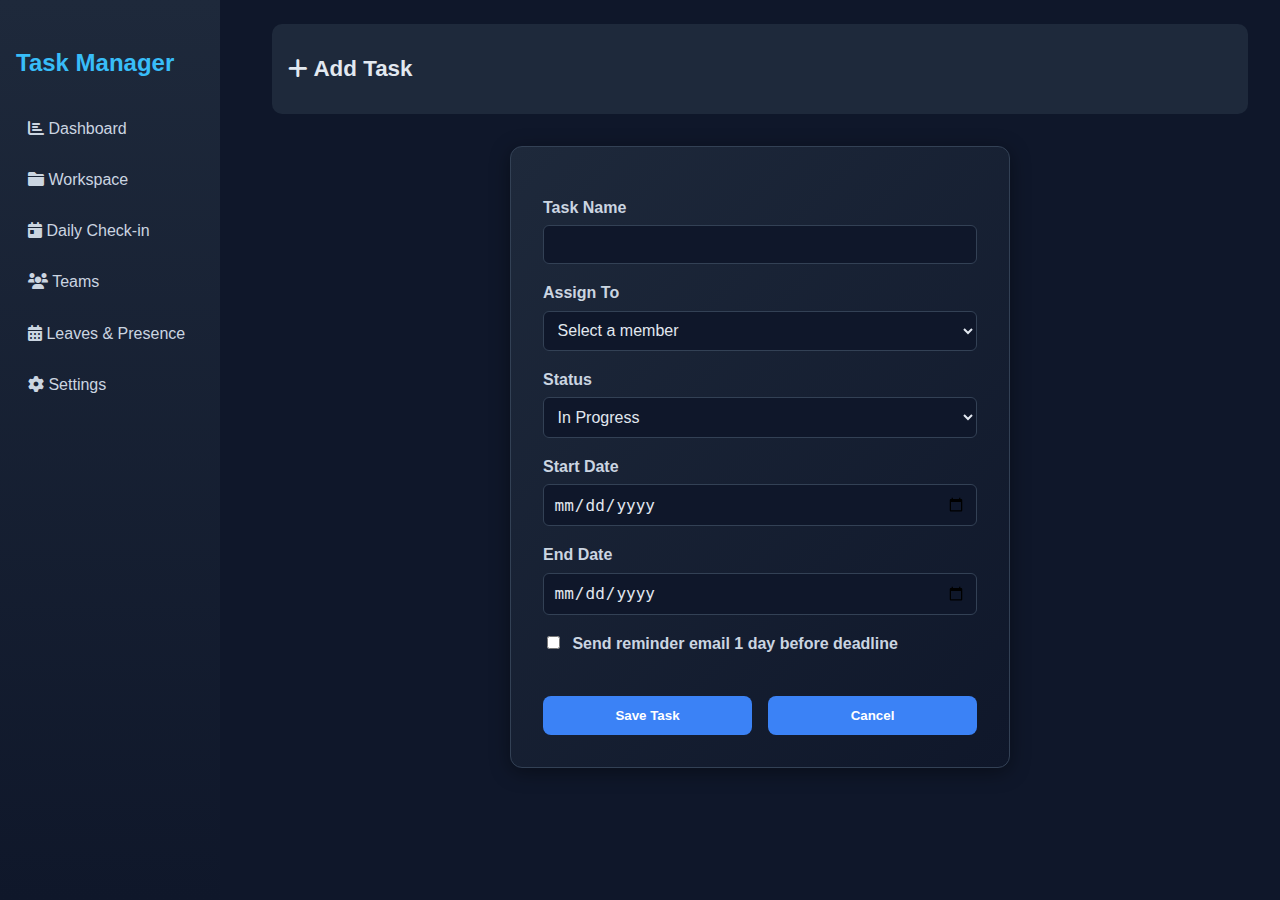
<file: add-task.html>
<!DOCTYPE html>
<html lang="en">
<head>
  <meta charset="UTF-8">
  <title>Add Task</title>
  <link rel="stylesheet" href="style.css">
  <link rel="stylesheet" href="https://cdnjs.cloudflare.com/ajax/libs/font-awesome/6.0.0/css/all.min.css">
  <script src="add-task.js" defer></script>
</head>
<body>
  <aside class="sidebar">
    <h2>Task Manager</h2>
    <nav>
      <a href="index.html"><i class="fas fa-chart-bar"></i> Dashboard</a>
      <a href="workspace.html"><i class="fas fa-folder"></i> Workspace</a>
      <a href="daily.html"><i class="fas fa-calendar-day"></i> Daily Check-in</a>
      <a href="teams.html"><i class="fas fa-users"></i> Teams</a>
      <a href="leaves.html"><i class="fas fa-calendar-alt"></i> Leaves & Presence</a>
      <a href="settings.html"><i class="fas fa-cog"></i> Settings</a>
    </nav>
  </aside>

  <main>
    <header class="header">
      <h1><i class="fas fa-plus"></i> Add Task</h1>
    </header>

    <form id="taskForm" class="form-container">
      <label>Task Name</label>
      <input type="text" id="taskName" required>

      <label>Assign To</label>
      <select id="assign" required>
        <option value="">Select a member</option>
      </select>

      <label>Status</label>
      <select id="status">
        <option>In Progress</option>
        <option>Done</option>
        <option>Review</option>
      </select>

      <label>Start Date</label>
      <input type="date" id="startDate" required>

      <label>End Date</label>
      <input type="date" id="endDate" required>

      <label>
        <input type="checkbox" id="sendReminder"> Send reminder email 1 day before deadline
      </label>

      <div class="button-group">
        <button type="submit">Save Task</button>
        <button type="button" id="cancelBtn">Cancel</button>
      </div>
    </form>
  </main>
</body>
</html>
</file>
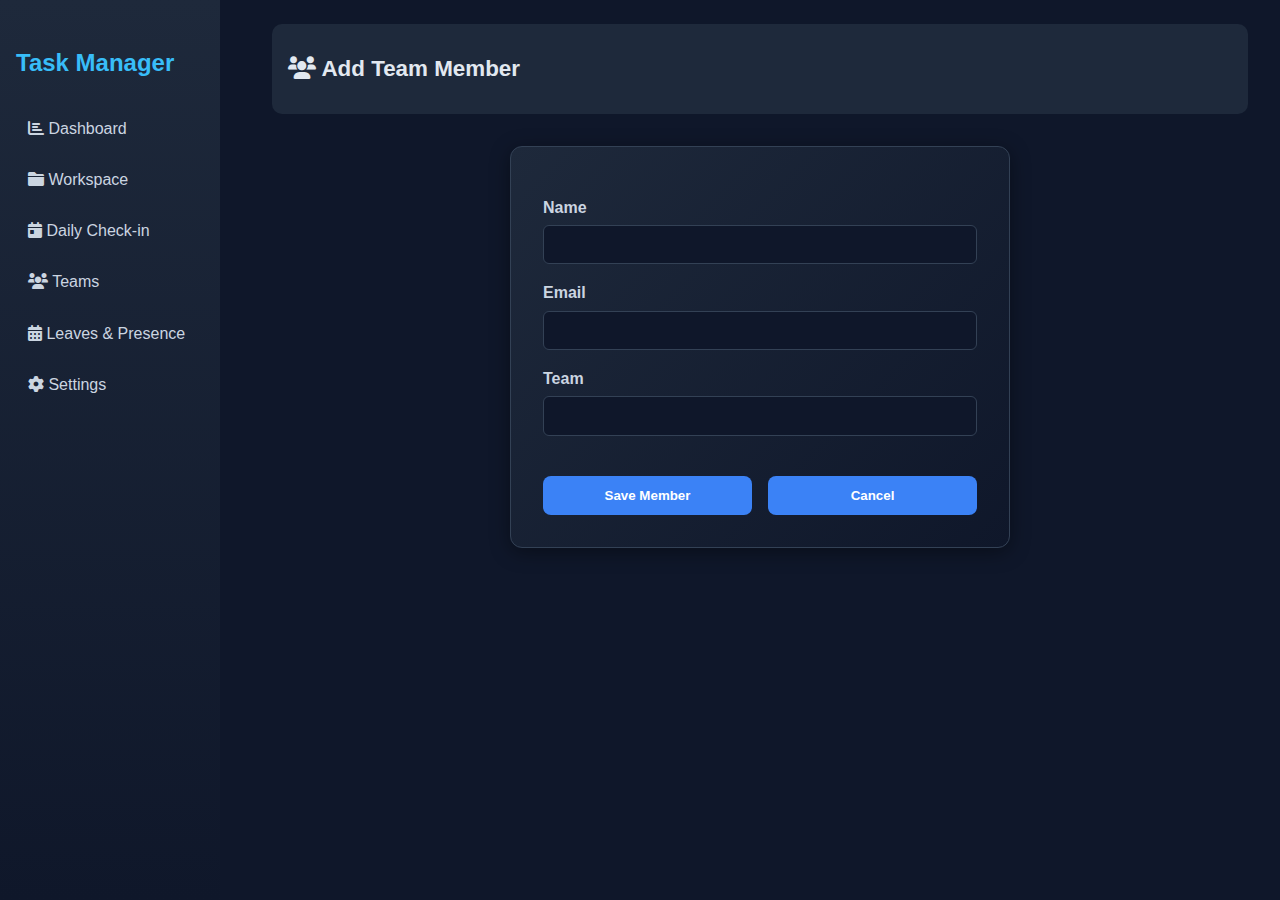
<file: add-team.html>
<!DOCTYPE html>
<html lang="en">
<head>
  <meta charset="UTF-8">
  <title>Add Team Member</title>
  <link rel="stylesheet" href="style.css">
  <link rel="stylesheet" href="https://cdnjs.cloudflare.com/ajax/libs/font-awesome/6.0.0/css/all.min.css" />
  <script src="add-team.js" defer></script>
</head>
<body>
  <aside class="sidebar">
    <h2>Task Manager</h2>
    <nav>
      <a href="index.html"><i class="fas fa-chart-bar"></i> Dashboard</a>
      <a href="workspace.html"><i class="fas fa-folder"></i> Workspace</a>
      <a href="daily.html"><i class="fas fa-calendar-day"></i> Daily Check-in</a>
      <a href="teams.html"><i class="fas fa-users"></i> Teams</a>
      <a href="leaves.html"><i class="fas fa-calendar-alt"></i> Leaves & Presence</a>
      <a href="settings.html"><i class="fas fa-cog"></i> Settings</a>
    </nav>
  </aside>

  <main>
    <header class="header">
      <h1><i class="fas fa-users"></i> Add Team Member</h1>
    </header>

    <form id="teamForm" class="form-container">
      <label>Name</label>
      <input type="text" id="memberName" required>

      <label>Email</label>
      <input type="email" id="memberEmail" required>

      <label>Team</label>
      <input list="teamList" id="memberTeam" name="memberTeam" required>
      <datalist id="teamList"></datalist>

      <div class="button-group">
        <button type="submit">Save Member</button>
        <button type="button" id="cancelBtn" onclick="window.location.href='teams.html'">Cancel</button>
      </div>
    </form>
  </main>
</body>
</html>
</file>
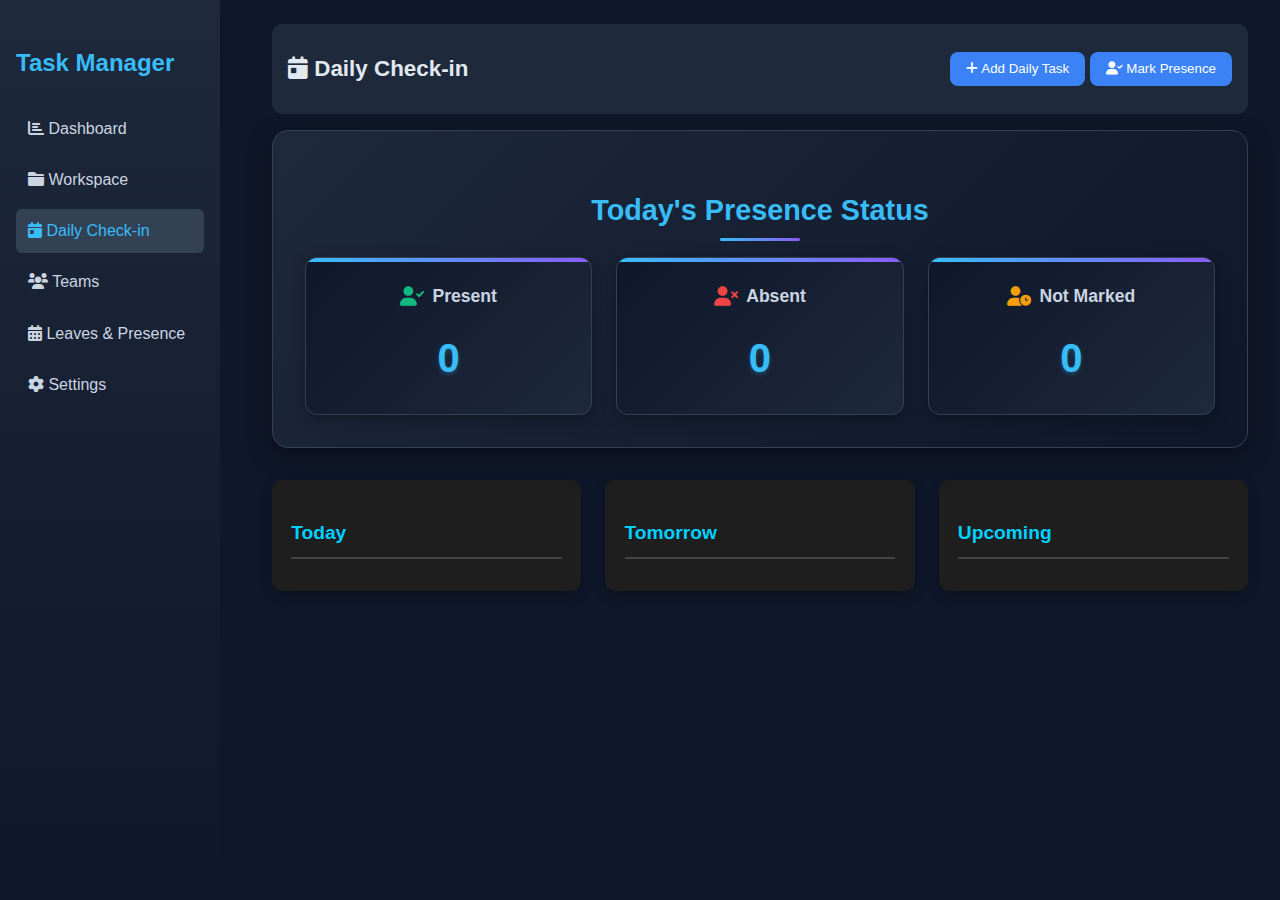
<file: daily.html>
<!DOCTYPE html>
<html lang="en">
<head>
  <meta charset="UTF-8">
  <meta name="viewport" content="width=device-width, initial-scale=1.0">
  <title>Daily Check-in</title>
  <link rel="stylesheet" href="style.css">
  <link rel="stylesheet" href="https://cdnjs.cloudflare.com/ajax/libs/font-awesome/6.0.0/css/all.min.css">
  <script src="daily.js" defer></script>
</head>
<body>
  <!-- Sidebar -->
  <aside class="sidebar">
    <h2>Task Manager</h2>
    <nav>
      <a href="index.html"><i class="fas fa-chart-bar"></i> Dashboard</a>
      <a href="workspace.html"><i class="fas fa-folder"></i> Workspace</a>
      <a href="daily.html" class="active"><i class="fas fa-calendar-day"></i> Daily Check-in</a>
      <a href="teams.html"><i class="fas fa-users"></i> Teams</a>
      <a href="leaves.html"><i class="fas fa-calendar-alt"></i> Leaves & Presence</a>
      <a href="settings.html"><i class="fas fa-cog"></i> Settings</a>
    </nav>
  </aside>

  <!-- Main Content -->
  <main>
    <header class="header">
      <h1><i class="fas fa-calendar-day"></i> Daily Check-in</h1>
      <div class="header-actions">
        <button onclick="openDailyForm()"><i class="fas fa-plus"></i> Add Daily Task</button>
        <button onclick="openPresenceModal()"><i class="fas fa-user-check"></i> Mark Presence</button>
      </div>
    </header>

    <!-- Presence Status Section -->
    <section class="presence-section">
      <h2>Today's Presence Status</h2>
      <div class="presence-grid">
        <div class="presence-card">
          <h3><i class="fas fa-user-check"></i> Present</h3>
          <div class="presence-count" id="present-count">0</div>
        </div>
        <div class="presence-card">
          <h3><i class="fas fa-user-times"></i> Absent</h3>
          <div class="presence-count" id="absent-count">0</div>
        </div>
        <div class="presence-card">
          <h3><i class="fas fa-user-clock"></i> Not Marked</h3>
          <div class="presence-count" id="not-marked-count">0</div>
        </div>
      </div>
    </section>

    <section class="daily-grid">
      <div class="daily-card">
        <h3>Today</h3>
        <ul id="today-tasks"></ul>
      </div>
      <div class="daily-card">
        <h3>Tomorrow</h3>
        <ul id="tomorrow-tasks"></ul>
      </div>
      <div class="daily-card">
        <h3>Upcoming</h3>
        <ul id="upcoming-tasks"></ul>
      </div>
    </section>
  </main>

  <!-- Daily Task Modal -->
  <div id="dailyForm" class="modal">
    <div class="modal-content">
      <h2 id="formTitle">Add Daily Task</h2>
      <form id="dailyTaskForm">
        <input type="hidden" id="editingTaskName">
        <label>Task Name</label>
        <input type="text" id="dailyTaskName" required>
        <label>Assign To</label>
        <select id="dailyTaskAssign" required>
          <option value="">Select a member</option>
        </select>
        <label>Description</label>
        <textarea id="dailyTaskDesc" required></textarea>
        <label>Date</label>
        <input type="date" id="dailyTaskDate" required>

        <button type="submit" id="submitBtn">Save</button>
        <button type="button" onclick="closeDailyForm()">Cancel</button>
      </form>
    </div>
  </div>

  <!-- Presence Modal -->
  <div id="presenceModal" class="modal">
    <div class="modal-content">
      <h2>Mark Daily Presence</h2>
      <form id="presenceForm">
        <label>Member Name</label>
        <select id="presenceMemberName" required>
          <option value="">Select a member</option>
        </select>

        <label>Date</label>
        <input type="date" id="presenceDate" required>

        <label>Status</label>
        <select id="presenceStatus" required>
          <option value="present">Present</option>
          <option value="absent">Absent</option>
        </select>

        <button type="submit">Mark Presence</button>
        <button type="button" onclick="closePresenceModal()">Cancel</button>
      </form>
    </div>
  </div>
</body>
</html>
</file>
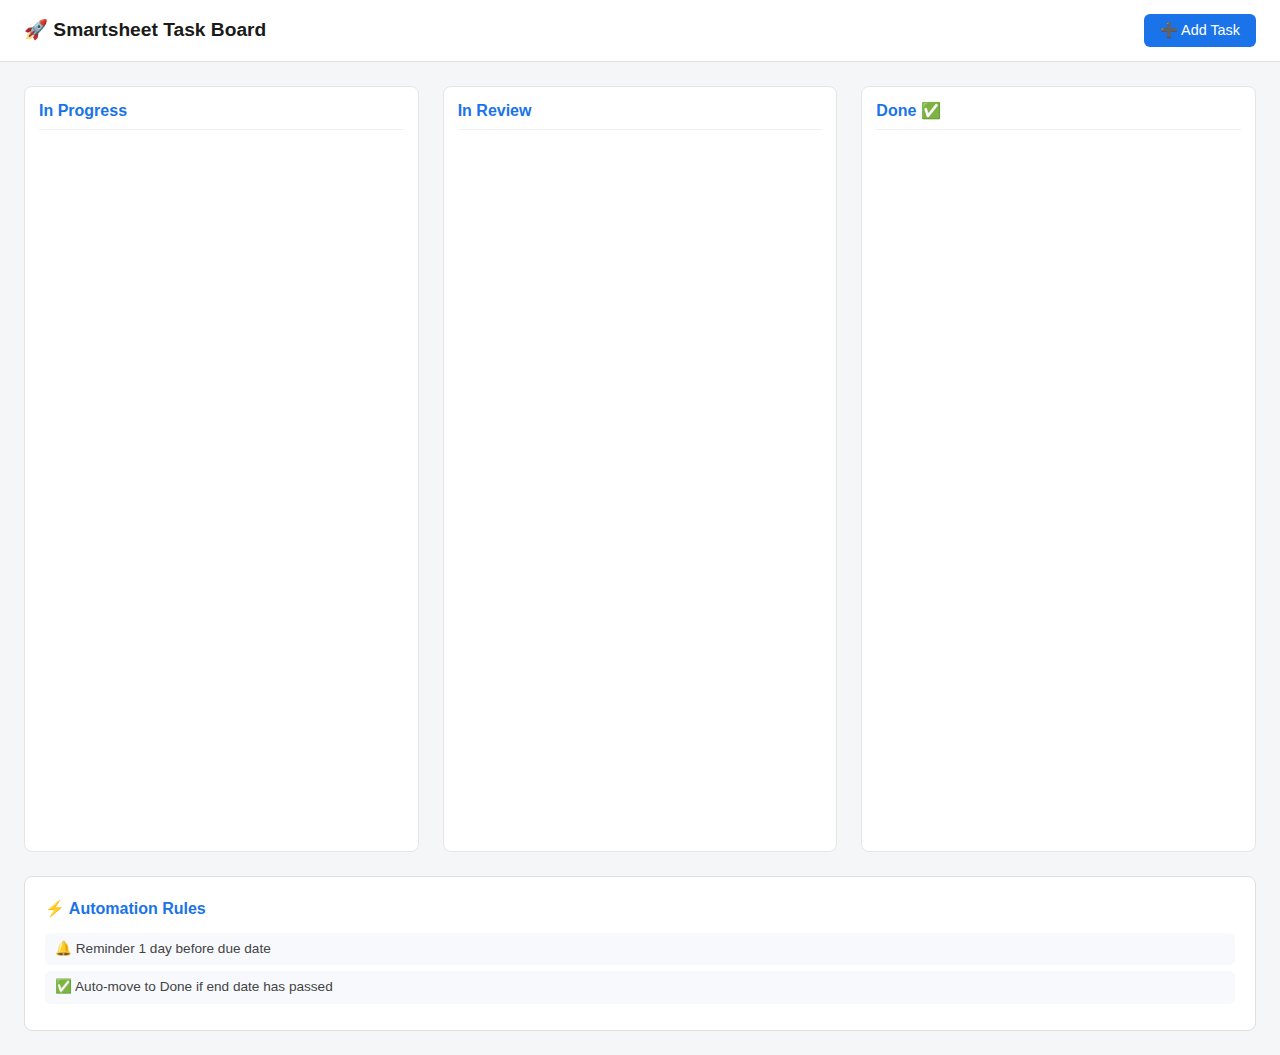
<file: enterdata.html>
<!DOCTYPE html>  
<html lang="en">
<head>
  <meta charset="UTF-8">
  <meta name="viewport" content="width=device-width, initial-scale=1.0">
  <title>Smartsheet Task Board + Automation</title>
  <link rel="stylesheet" href="enterdata.css">

</head>
<body>
  <header class="navbar">
    <h1>🚀 Smartsheet Task Board</h1>
    <button class="add-btn" onclick="openForm()">➕ Add Task</button>
  </header>

  <main class="board">
    <div class="column progress">
      <h2>In Progress</h2>
      <div class="task-list" id="progress"></div>
    </div>

    <div class="column review">
      <h2>In Review</h2>
      <div class="task-list" id="review"></div>
    </div>

    <div class="column done">
      <h2>Done ✅</h2>
      <div class="task-list" id="done"></div>
    </div>
  </main>

  <!-- Popup Form -->
  <div id="taskForm" class="form-popup">
    <form class="form-container" id="smartsheetForm">
      <h2 id="formTitle">Add Task</h2>

      <label>Task Name</label>
      <input type="text" id="taskname" required>

      <label>Assign To</label>
      <input type="text" id="assign" required>

      <label>Progress</label>
      <select id="progressSelect" required>
        <option value="progress">In Progress</option>
        <option value="review">In Review</option>
        <option value="done">Done</option>
      </select>

      <label>Start Date</label>
      <input type="date" id="startdate" required>

      <label>End Date</label>
      <input type="date" id="enddate" required>

      <button type="submit" id="saveBtn">✅ Save</button>
      <button type="button" class="cancel" onclick="closeForm()">❌ Cancel</button>
    </form>
  </div>

  <!-- Automation Section -->
  <section class="automation" style="padding:20px;">
    <h2>⚡ Automation Rules</h2>
    <ul>
      <li>🔔 Reminder 1 day before due date</li>
      <li>✅ Auto-move to Done if end date has passed</li>
    </ul>
  </section>

  <script>
    const tasks = []; 
    let editTask = null;

    // 🚀 Smartsheet Config
    const SHEET_ID = "PfPMx9VG8WqGpQ7wrjWMPPhVPMhjg5j42Q8c2R61"; 
    const API_TOKEN = "YOUR_ACCESS_TOKEN_HERE"; // Replace with your Smartsheet API token

    // Replace with actual Smartsheet column IDs
    const COL_TASKNAME = 4119394258734980;  
    const COL_ASSIGN   = 1234567891;  
    const COL_START    = 1234567892;  
    const COL_END      = 1234567893;  
    const COL_PROGRESS = 1234567894;  

    // --- UI Functions ---
    function openForm() {
      document.getElementById("taskForm").style.display = "block";
    }
    function closeForm() {
      document.getElementById("taskForm").style.display = "none";
      document.getElementById("smartsheetForm").reset();
      editTask = null;
      document.getElementById("formTitle").innerText = "Add Task";
      document.getElementById("saveBtn").innerText = "✅ Save";
    }

    function createTaskCard(taskObj) {
      const taskCard = document.createElement("div");
      taskCard.className = "task-card";
      taskCard.innerHTML = `
        <h3>${taskObj.name}</h3>
        <p>👤 ${taskObj.assign}</p>
        <p>📅 ${taskObj.start} ➝ ${taskObj.end}</p>
      `;
      return taskCard;
    }

    // --- API Functions ---
    async function loadTasks() {
      const response = await fetch(`https://api.smartsheet.com/2.0/sheets/${SHEET_ID}`, {
        headers: { "Authorization": "Bearer " + API_TOKEN }
      });
      const data = await response.json();
      console.log("Full sheet data:", data);

      data.rows.forEach(row => {
        const taskObj = {
          name: row.cells.find(c => c.columnId === COL_TASKNAME)?.value || "Untitled",
          assign: row.cells.find(c => c.columnId === COL_ASSIGN)?.value || "Unknown",
          start: row.cells.find(c => c.columnId === COL_START)?.value || "",
          end: row.cells.find(c => c.columnId === COL_END)?.value || "",
          status: row.cells.find(c => c.columnId === COL_PROGRESS)?.value?.toLowerCase() || "progress", // ✅ default progress
          element: null
        };

        const taskCard = createTaskCard(taskObj);
        taskObj.element = taskCard;
        document.getElementById(taskObj.status).appendChild(taskCard);
        tasks.push(taskObj);
      });
    }

    async function saveTaskToSmartsheet(taskObj) {
      const newRow = {
        toTop: true,
        cells: [
          { columnId: COL_TASKNAME, value: taskObj.name },
          { columnId: COL_ASSIGN, value: taskObj.assign },
          { columnId: COL_START, value: taskObj.start },
          { columnId: COL_END, value: taskObj.end },
          { columnId: COL_PROGRESS, value: taskObj.status }
        ]
      };

      await fetch(`https://api.smartsheet.com/2.0/sheets/${SHEET_ID}/rows`, {
        method: "POST",
        headers: {
          "Authorization": "Bearer " + API_TOKEN,
          "Content-Type": "application/json"
        },
        body: JSON.stringify([newRow])
      });
    }

    // --- Form Handler ---
    document.getElementById("smartsheetForm").addEventListener("submit", async function(e) {
      e.preventDefault();

      const taskObj = {
        name: document.getElementById("taskname").value,
        assign: document.getElementById("assign").value,
        start: document.getElementById("startdate").value,
        end: document.getElementById("enddate").value,
        status: document.getElementById("progressSelect").value,
        element: null
      };

      const taskCard = createTaskCard(taskObj);
      taskObj.element = taskCard;
      document.getElementById(taskObj.status).appendChild(taskCard);
      tasks.push(taskObj);

      await saveTaskToSmartsheet(taskObj);
      closeForm();
    });

    // --- Load tasks on page start ---
    window.onload = loadTasks;
  </script>
</body>
</html>
</file>
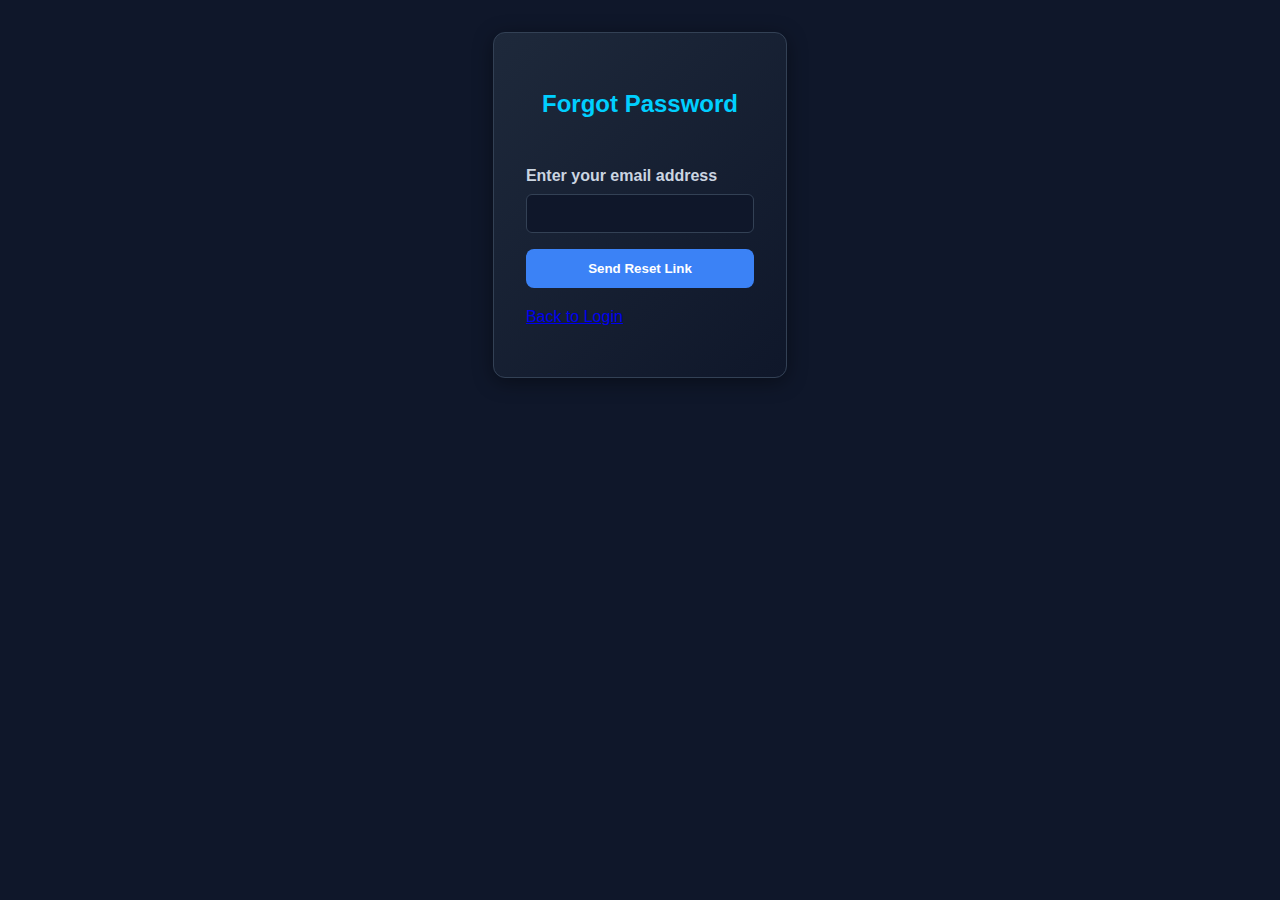
<file: forgot-password.html>
<!DOCTYPE html>
<html lang="en">
<head>
  <meta charset="UTF-8" />
  <meta name="viewport" content="width=device-width, initial-scale=1" />
  <title>Forgot Password - Task Manager</title>
  <link rel="stylesheet" href="style.css" />
  <script src="auth.js" defer></script>
  <script src="forgot-password.js" defer></script>
</head>
<body>
  <div class="form-container">
    <h2><i class="fas fa-unlock-alt"></i> Forgot Password</h2>
    <form id="forgotPasswordForm" action="javascript:void(0);">
      <label for="email">Enter your email address</label>
      <input type="email" id="email" required />
      <button type="submit">Send Reset Link</button>
    </form>
    <div id="message"></div>
    <p><a href="login.html">Back to Login</a></p>
  </div>
</body>
</html>
</file>
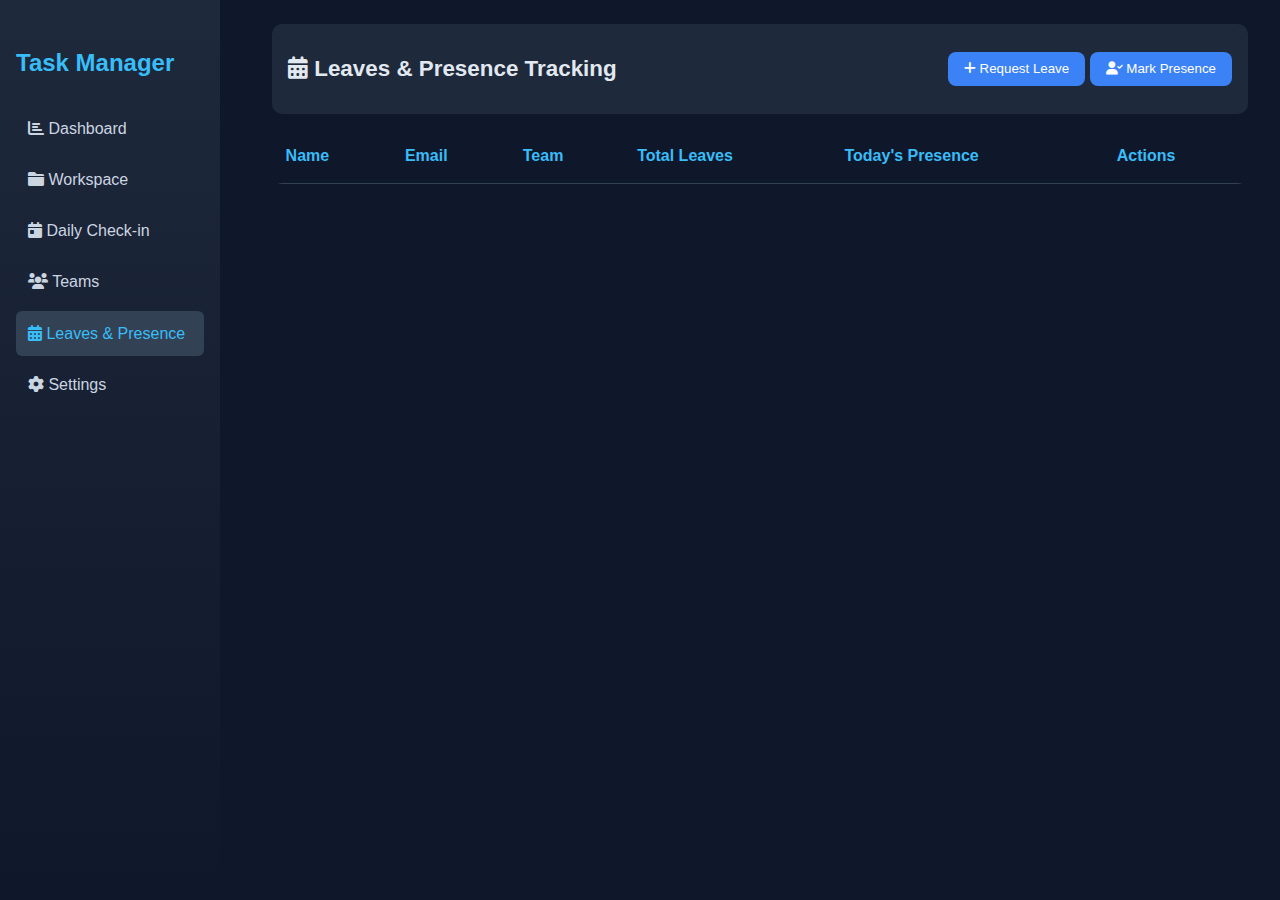
<file: leaves.html>
<!DOCTYPE html>
<html lang="en">
<head>
  <meta charset="UTF-8" />
  <meta name="viewport" content="width=device-width, initial-scale=1" />
  <title>Task Manager - Leaves & Presence</title>
  <link rel="stylesheet" href="style.css" />
  <link rel="stylesheet" href="https://cdnjs.cloudflare.com/ajax/libs/font-awesome/6.0.0/css/all.min.css" />
  <script src="leaves.js" defer></script>
</head>
<body>
  <!-- Sidebar -->
  <aside class="sidebar">
    <h2>Task Manager</h2>
    <nav>
      <a href="index.html"><i class="fas fa-chart-bar"></i> Dashboard</a>
      <a href="workspace.html"><i class="fas fa-folder"></i> Workspace</a>
      <a href="daily.html"><i class="fas fa-calendar-day"></i> Daily Check-in</a>
      <a href="teams.html"><i class="fas fa-users"></i> Teams</a>
      <a href="leaves.html" class="active"><i class="fas fa-calendar-alt"></i> Leaves & Presence</a>
      <a href="settings.html"><i class="fas fa-cog"></i> Settings</a>
    </nav>
  </aside>

  <!-- Main Content -->
  <main>
    <header class="header">
      <h1><i class="fas fa-calendar-alt"></i> Leaves & Presence Tracking</h1>
      <div class="header-actions">
        <button onclick="openLeaveModal()"><i class="fas fa-plus"></i> Request Leave</button>
        <button onclick="openPresenceModal()"><i class="fas fa-user-check"></i> Mark Presence</button>
      </div>
    </header>

    <!-- Team Members Table -->
    <table class="task-table">
      <thead>
        <tr>
          <th>Name</th>
          <th>Email</th>
          <th>Team</th>
          <th>Total Leaves</th>
          <th>Today's Presence</th>
          <th>Actions</th>
        </tr>
      </thead>
      <tbody id="teamBody"></tbody>
    </table>

    <!-- Leave Request Modal -->
    <div id="leaveModal" class="modal">
      <div class="modal-content">
        <h2>Request Leave</h2>
        <form id="leaveForm">
          <label>Member Name</label>
          <input type="text" id="leaveMemberName" required />

          <label>Start Date</label>
          <input type="date" id="leaveStartDate" required />

          <label>End Date</label>
          <input type="date" id="leaveEndDate" required />

          <label>Reason</label>
          <textarea id="leaveReason" required></textarea>

          <button type="submit">Submit Request</button>
          <button type="button" onclick="closeLeaveModal()">Cancel</button>
        </form>
      </div>
    </div>

    <!-- Presence Modal -->
    <div id="presenceModal" class="modal">
      <div class="modal-content">
        <h2>Mark Daily Presence</h2>
        <form id="presenceForm">
          <label>Member Name</label>
          <input type="text" id="presenceMemberName" required />

          <label>Date</label>
          <input type="date" id="presenceDate" required />

          <label>Status</label>
          <select id="presenceStatus" required>
            <option value="present">Present</option>
            <option value="absent">Absent</option>
          </select>

          <button type="submit">Mark Presence</button>
          <button type="button" onclick="closePresenceModal()">Cancel</button>
        </form>
      </div>
    </div>

    <!-- Edit Presence Modal -->
    <div id="editPresenceModal" class="modal">
      <div class="modal-content">
        <h2>Edit Presence Status</h2>
        <form id="editPresenceForm">
          <label>Member Name</label>
          <input type="text" id="editPresenceMemberName" readonly />

          <label>Date</label>
          <input type="date" id="editPresenceDate" readonly />

          <label>Current Status</label>
          <div id="currentPresenceStatus" class="status-display"></div>

          <label>New Status</label>
          <select id="editPresenceStatus" required>
            <option value="present">Present</option>
            <option value="absent">Absent</option>
          </select>

          <button type="submit">Update Presence</button>
          <button type="button" onclick="closeEditPresenceModal()">Cancel</button>
        </form>
      </div>
    </div>

    <!-- Member Details Modal -->
    <div id="memberDetailsModal" class="modal">
      <div class="modal-content member-details-content">
        <div class="modal-header">
          <h2 id="memberDetailsTitle">Member Details</h2>
          <button onclick="closeMemberDetailsModal()" class="close-btn">&times;</button>
        </div>

        <div class="member-info">
          <div class="member-summary">
            <h3 id="memberName"></h3>
            <p id="memberEmail"></p>
            <p id="memberTeam"></p>
          </div>

          <div class="member-stats">
            <div class="stat-card">
              <h4>Total Leaves</h4>
              <span id="totalLeaves">0</span>
            </div>
            <div class="stat-card">
              <h4>Pending Leaves</h4>
              <span id="pendingLeaves">0</span>
            </div>
            <div class="stat-card">
              <h4>Approved Leaves</h4>
              <span id="approvedLeaves">0</span>
            </div>
          </div>
        </div>

        <div class="member-history">
          <div class="history-section">
            <h3>Leave History</h3>
            <div id="leaveHistory" class="history-list">
              <!-- Leave history will be populated here -->
            </div>
          </div>

          <div class="history-section">
            <h3>Presence History (Last 30 Days)</h3>
            <div id="presenceHistory" class="history-list">
              <!-- Presence history will be populated here -->
            </div>
          </div>
        </div>
      </div>
    </div>
  </main>
</body>
</html>
</file>
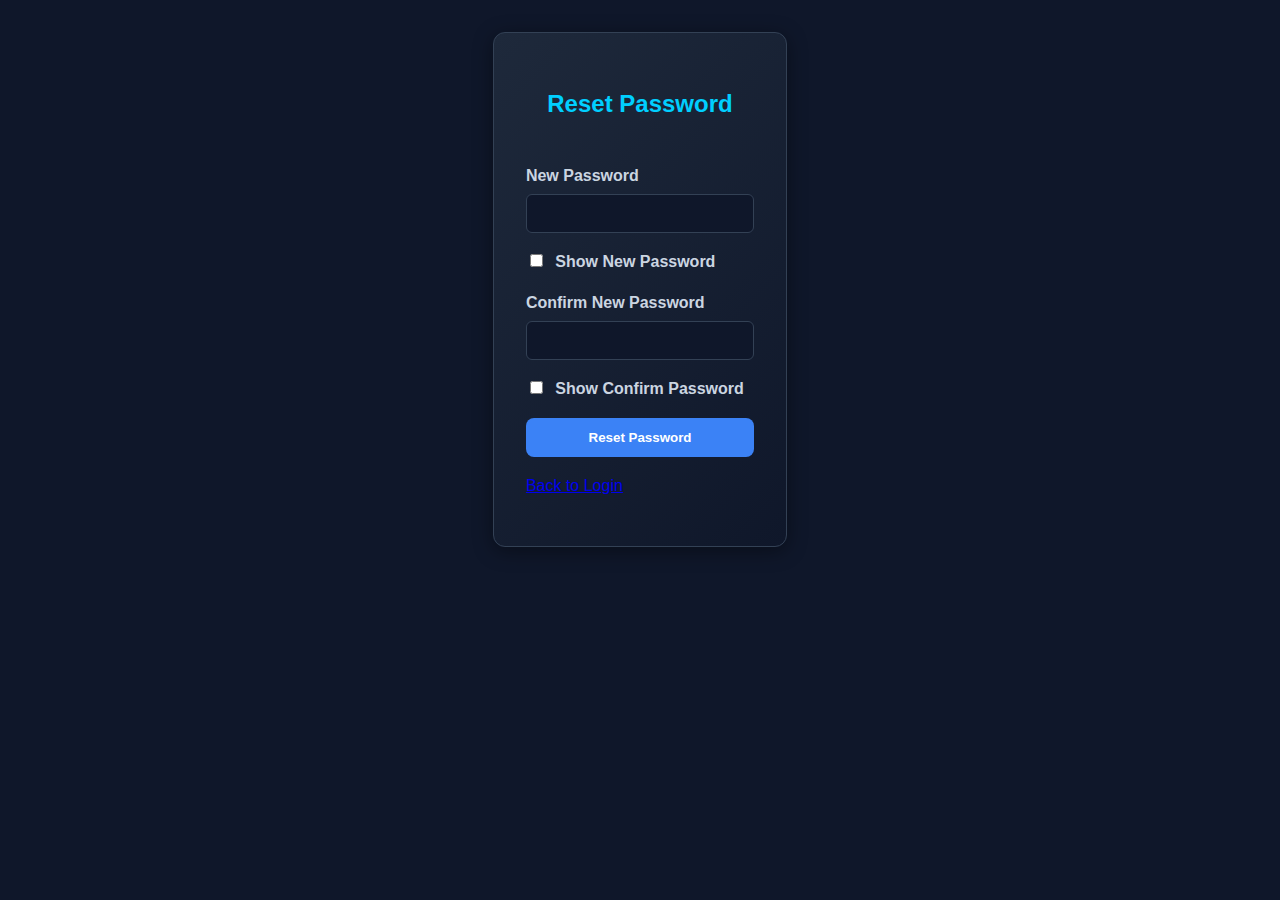
<file: reset-password.html>
<!DOCTYPE html>
<html lang="en">
<head>
  <meta charset="UTF-8" />
  <meta name="viewport" content="width=device-width, initial-scale=1" />
  <title>Reset Password - Task Manager</title>
  <link rel="stylesheet" href="style.css" />
  <script src="reset-password.js" defer></script>
</head>
<body>
  <div class="form-container">
    <h2><i class="fas fa-key"></i> Reset Password</h2>
    <form id="resetPasswordForm" action="javascript:void(0);">
      <label for="newPassword">New Password</label>
      <input type="password" id="newPassword" required />
      <label>
        <input type="checkbox" id="showNewPassword" /> Show New Password
      </label>
      <label for="confirmPassword">Confirm New Password</label>
      <input type="password" id="confirmPassword" required />
      <label>
        <input type="checkbox" id="showConfirmPassword" /> Show Confirm Password
      </label>
      <button type="submit">Reset Password</button>
    </form>
    <div id="message"></div>
    <p><a href="login.html">Back to Login</a></p>
  </div>
</body>
</html>
</file>
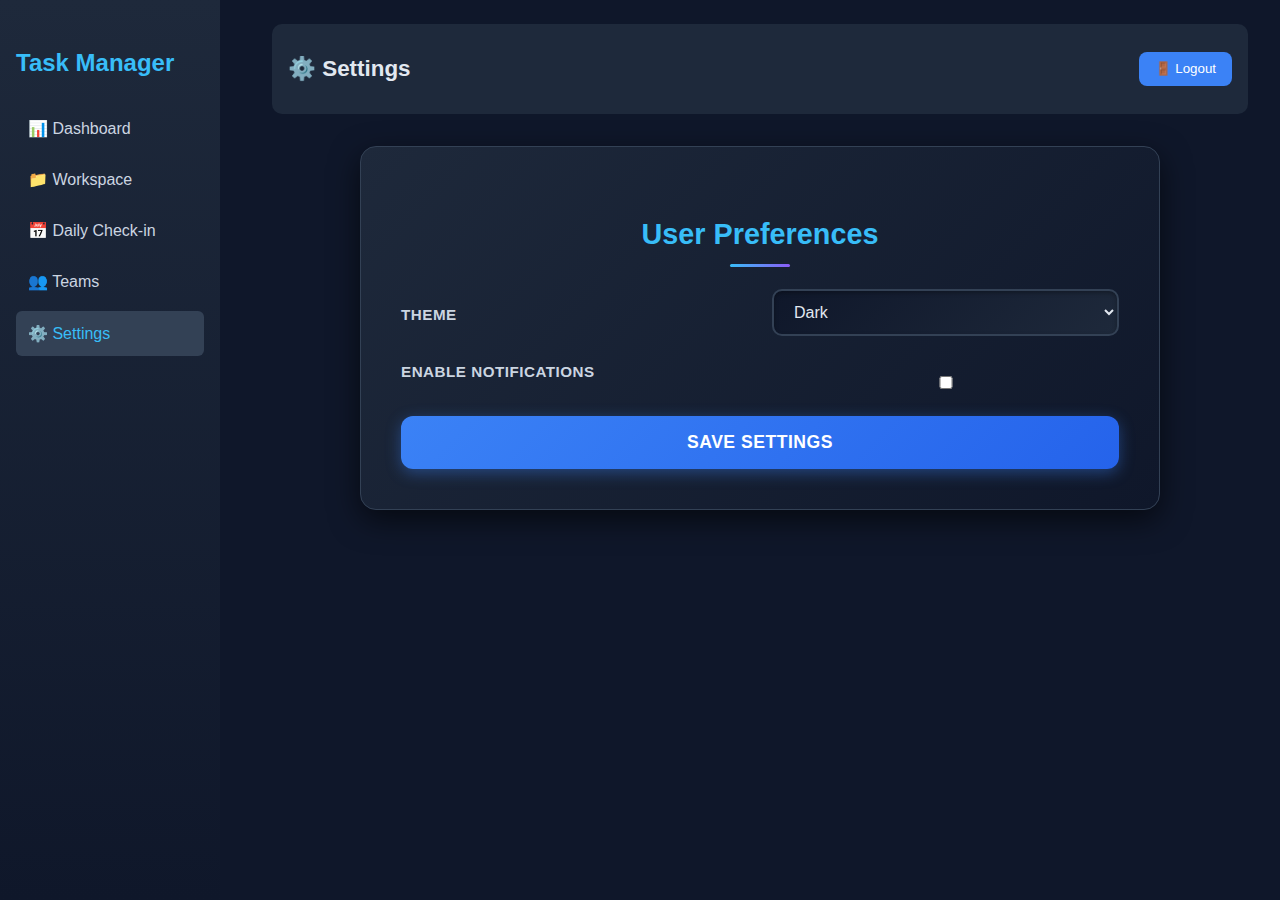
<file: settings.html>
<!DOCTYPE html>
<html lang="en">
<head>
  <meta charset="UTF-8" />
  <meta name="viewport" content="width=device-width, initial-scale=1" />
  <title>Task Manager - Settings</title>
  <link rel="stylesheet" href="style.css" />
  <script src="auth.js" defer></script>
  <script>
    // Check authentication on page load
    if (!isLoggedIn()) {
      window.location.href = 'login.html';
    }
  </script>
</head>
<body>
  <!-- Sidebar -->
  <aside class="sidebar">
    <h2>Task Manager</h2>
    <nav>
      <a href="index.html">📊 Dashboard</a>
      <a href="workspace.html">📁 Workspace</a>
      <a href="daily.html">📅 Daily Check-in</a>
      <a href="teams.html">👥 Teams</a>
      <a href="settings.html" class="active">⚙️ Settings</a>
    </nav>
  </aside>

  <!-- Main Content -->
  <main>
    <header class="header">
      <h1>⚙️ Settings</h1>
      <div class="header-actions">
        <button onclick="logout()">🚪 Logout</button>
      </div>
    </header>

    <section class="settings-section">
      <h2>User Preferences</h2>
      <form id="settingsForm">
        <label for="themeSelect">Theme</label>
        <select id="themeSelect" name="theme">
          <option value="light">Light</option>
          <option value="dark" selected>Dark</option>
        </select>

        <label for="notificationsToggle">Enable Notifications</label>
        <input type="checkbox" id="notificationsToggle" name="notifications" checked />

        <button type="submit">Save Settings</button>
      </form>
      <div id="settingsMessage"></div>
    </section>
  </main>

  <script>
    // Load saved settings from localStorage
    document.addEventListener('DOMContentLoaded', () => {
      const theme = localStorage.getItem('theme') || 'dark';
      const notifications = localStorage.getItem('notifications') === 'true';

      document.getElementById('themeSelect').value = theme;
      document.getElementById('notificationsToggle').checked = notifications;
    });

    // Save settings handler
    document.getElementById('settingsForm').addEventListener('submit', (e) => {
      e.preventDefault();
      const theme = document.getElementById('themeSelect').value;
      const notifications = document.getElementById('notificationsToggle').checked;

      localStorage.setItem('theme', theme);
      localStorage.setItem('notifications', notifications);

      const messageDiv = document.getElementById('settingsMessage');
      messageDiv.textContent = 'Settings saved successfully!';
      setTimeout(() => { messageDiv.textContent = ''; }, 3000);
    });
  </script>
</body>
</html>
</file>
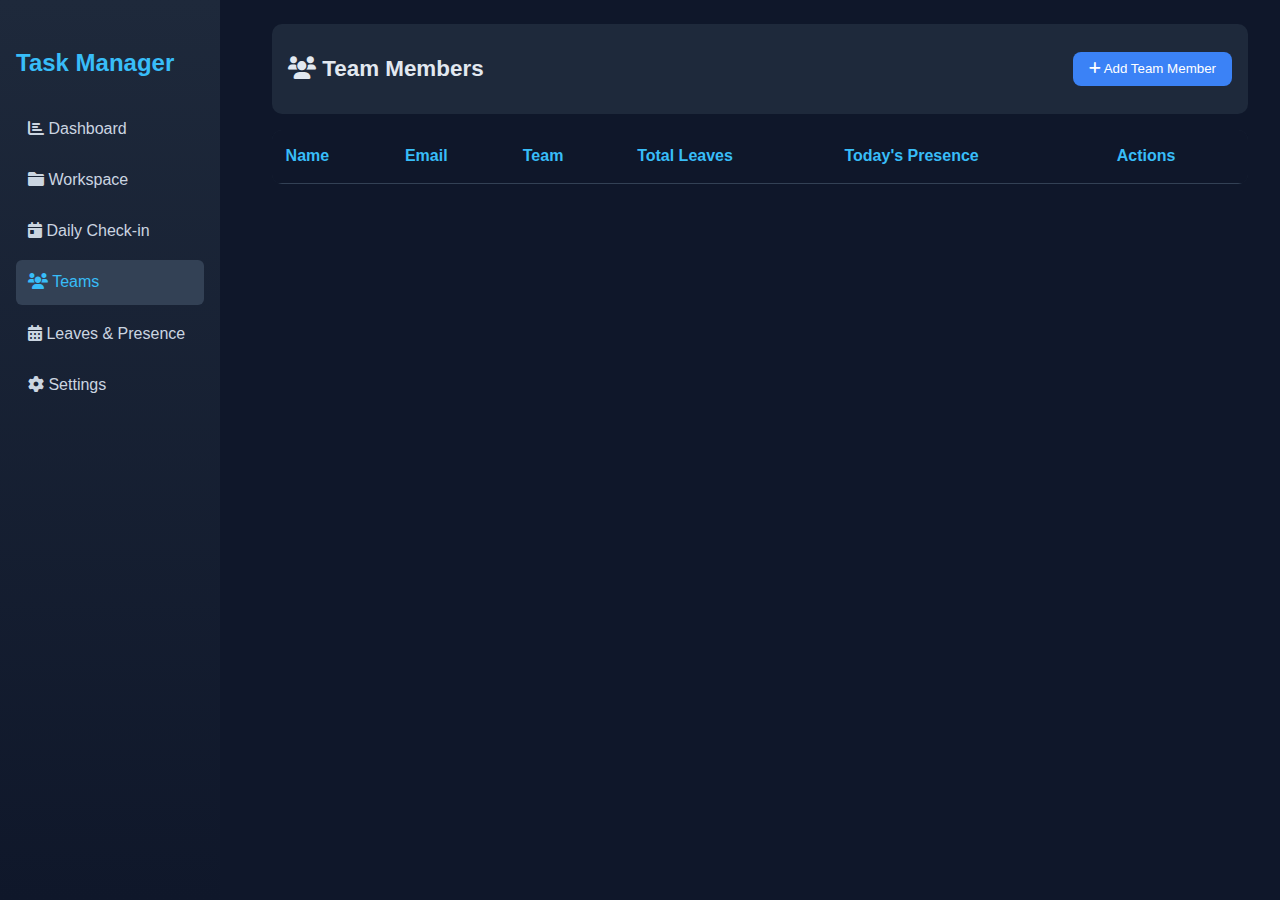
<file: teams.html>
<!DOCTYPE html>
<html lang="en">
<head>
  <meta charset="UTF-8" />
  <meta name="viewport" content="width=device-width, initial-scale=1" />
  <title>Task Manager - Teams</title>
  <link rel="stylesheet" href="style.css" />
  <link rel="stylesheet" href="https://cdnjs.cloudflare.com/ajax/libs/font-awesome/6.0.0/css/all.min.css" />
  <script src="teams.js" defer></script>
</head>
<body>
  <!-- Sidebar -->
  <aside class="sidebar">
    <h2>Task Manager</h2>
    <nav>
      <a href="index.html"><i class="fas fa-chart-bar"></i> Dashboard</a>
      <a href="workspace.html"><i class="fas fa-folder"></i> Workspace</a>
      <a href="daily.html"><i class="fas fa-calendar-day"></i> Daily Check-in</a>
      <a href="teams.html" class="active"><i class="fas fa-users"></i> Teams</a>
      <a href="leaves.html"><i class="fas fa-calendar-alt"></i> Leaves & Presence</a>
      <a href="settings.html"><i class="fas fa-cog"></i> Settings</a>
    </nav>
  </aside>

  <!-- Main Content -->
  <main>
    <header class="header">
      <h1><i class="fas fa-users"></i> Team Members</h1>
      <div class="header-actions">
        <button onclick="location.href='add-team.html'"><i class="fas fa-plus"></i> Add Team Member</button>
      </div>
    </header>

    <table class="task-table">
      <thead>
        <tr>
          <th>Name</th>
          <th>Email</th>
          <th>Team</th>
          <th>Total Leaves</th>
          <th>Today's Presence</th>
          <th>Actions</th>
        </tr>
      </thead>
      <tbody id="teamBody"></tbody>
    </table>

    <!-- Edit Team Member Modal -->
    <div id="editModal" class="modal">
      <div class="modal-content">
        <h2>Edit Team Member</h2>
        <form id="editForm">
          <label>Name</label>
          <input type="text" id="editName" required />

          <label>Email</label>
          <input type="email" id="editEmail" required />

          <label>Team</label>
          <input type="text" id="editTeam" required />

          <button type="submit">Update Member</button>
          <button type="button" onclick="closeEditModal()">Cancel</button>
        </form>
      </div>
    </div>
  </main>
</body>
</html>
</file>
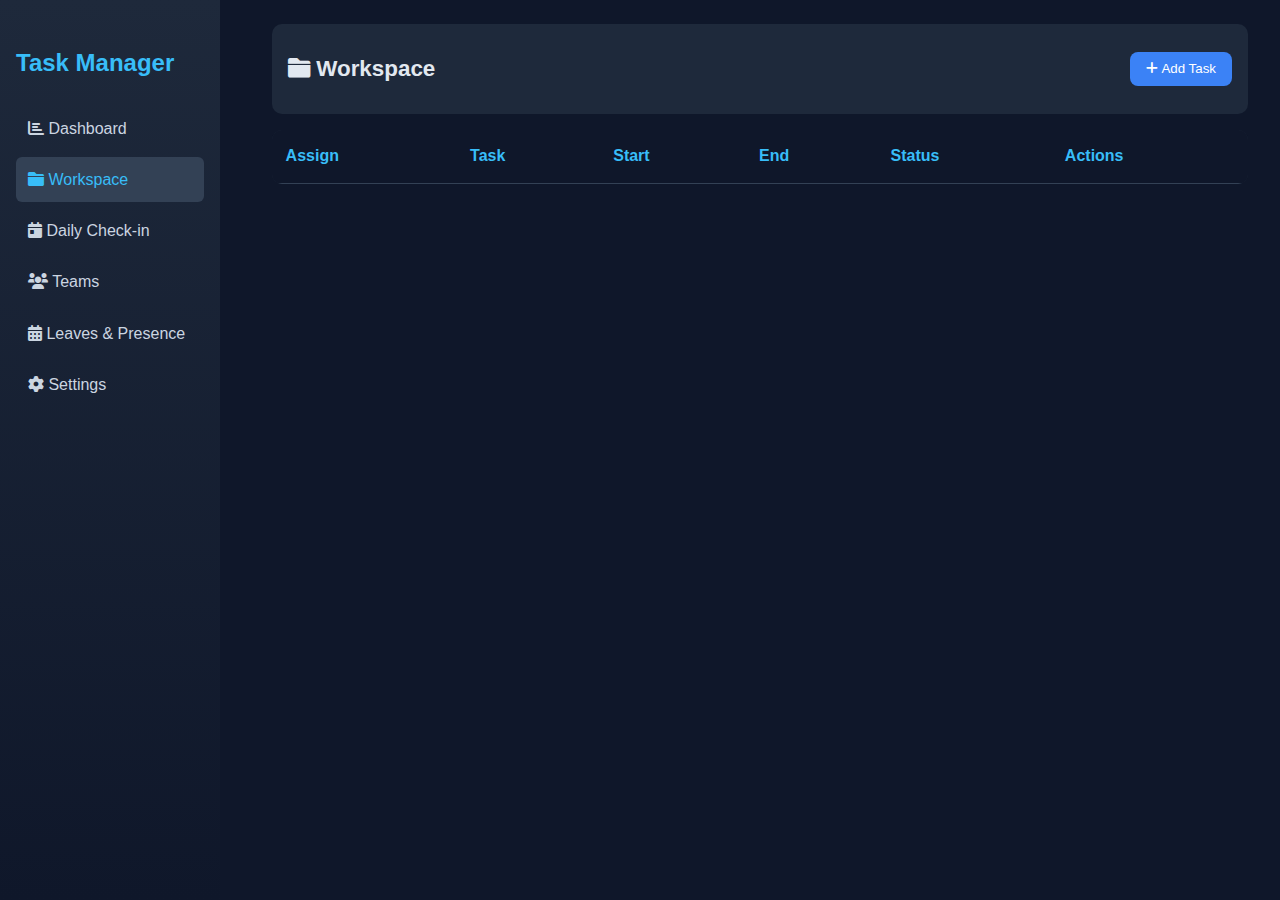
<file: workspace.html>
<!DOCTYPE html>
<html lang="en">
<head>
  <meta charset="UTF-8" />
  <meta name="viewport" content="width=device-width, initial-scale=1" />
  <title>Task Manager - Workspace</title>
  <link rel="stylesheet" href="style.css" />
  <link rel="stylesheet" href="https://cdnjs.cloudflare.com/ajax/libs/font-awesome/6.0.0/css/all.min.css" />
  <script src="workspace.js" defer></script>
</head>
<body>
  <!-- Sidebar -->
  <aside class="sidebar">
    <h2>Task Manager</h2>
    <nav>
      <a href="index.html"><i class="fas fa-chart-bar"></i> Dashboard</a>
      <a href="workspace.html" class="active"><i class="fas fa-folder"></i> Workspace</a>
      <a href="daily.html"><i class="fas fa-calendar-day"></i> Daily Check-in</a>
      <a href="teams.html"><i class="fas fa-users"></i> Teams</a>
      <a href="leaves.html"><i class="fas fa-calendar-alt"></i> Leaves & Presence</a>
      <a href="settings.html"><i class="fas fa-cog"></i> Settings</a>
    </nav>
  </aside>

  <!-- Main Content -->
  <main>
    <header class="header">
      <h1><i class="fas fa-folder"></i> Workspace</h1>
      <div class="header-actions">
        <button onclick="location.href='add-task.html'"><i class="fas fa-plus"></i> Add Task</button>
      </div>
    </header>

    <table class="task-table">
      <thead>
        <tr>
          <th>Assign</th>
          <th>Task</th>
          <th>Start</th>
          <th>End</th>
          <th>Status</th>
          <th>Actions</th>
        </tr>
      </thead>
      <tbody id="taskBody"></tbody>
    </table>

    <!-- Edit Task Modal -->
    <div id="editModal" class="modal">
      <div class="modal-content">
        <h2>Edit Task</h2>
        <form id="editForm">
          <label>Task Name</label>
          <input type="text" id="editTaskName" required />

          <label>Assign To</label>
          <input type="text" id="editAssign" required />

          <label>Status</label>
          <select id="editStatus">
            <option>In Progress</option>
            <option>Done</option>
            <option>Review</option>
            <option>Waiting</option>
          </select>

          <label>Start Date</label>
          <input type="date" id="editStartDate" required />

          <label>End Date</label>
          <input type="date" id="editEndDate" required />

          <button type="submit">Update Task</button>
          <button type="button" onclick="closeEditModal()">Cancel</button>
        </form>
      </div>
    </div>
  </main>
</body>
</html>
</file>
<file: style.css>
/* 🌐 Global */
* {
  box-sizing: border-box;
}

body {
  margin: 0;
  font-family: "Inter", sans-serif;
  display: flex;
  background: #0f172a;
  color: #e2e8f0;
  line-height: 1.6;
}

/* Sidebar */
.sidebar {
  width: 220px;
  background: linear-gradient(180deg, #1e293b, #0f172a);
  color: #f1f5f9;
  padding: 1.5rem 1rem;
  min-height: 100vh;
  position: fixed;
}

.sidebar h2 {
  margin-bottom: 1.5rem;
  color: #38bdf8;
}

.sidebar nav a {
  display: block;
  color: #cbd5e1;
  text-decoration: none;
  padding: 0.6rem 0.75rem;
  border-radius: 6px;
  margin-bottom: 0.4rem;
}

.sidebar nav a.active,
.sidebar nav a:hover {
  background: #334155;
  color: #38bdf8;
}

/* Main */
main {
  flex: 1;
  padding: 1.5rem 2rem;
  margin-left: 240px;
}

/* Header */
.header {
  display: flex;
  justify-content: space-between;
  align-items: center;
  margin-bottom: 1rem;
  background: #1e293b;
  padding: 0.75rem 1rem;
  border-radius: 10px;
}

.header h1 {
  font-size: 1.4rem;
}

.header-actions button {
  padding: 0.6rem 1rem;
  border: none;
  border-radius: 8px;
  background: #3b82f6;
  color: white;
  cursor: pointer;
}

.header-actions button:hover {
  background: #2563eb;
}

/* Dashboard Cards */
.dashboard {
  display: flex;
  gap: 1rem;
  margin-top: 1rem;
}

.card {
  flex: 1;
  background: #1e293b;
  padding: 1rem;
  border-radius: 10px;
  box-shadow: 0 2px 6px rgba(0,0,0,0.5);
  text-align: center;
  font-weight: bold;
}

/* Task Table */
.task-table {
  width: 100%;
  border-collapse: collapse;
  margin-top: 1rem;
  background: #1e293b;
  border-radius: 10px;
  overflow: hidden;
}

.task-table th, .task-table td {
  padding: 0.85rem;
  border-bottom: 1px solid #334155;
  text-align: left;
  vertical-align: middle;
}

.task-table th {
  background: #0f172a;
  color: #38bdf8;
}

.task-table tr:nth-child(even) {
  background: #111827;
}
/* Daily Check-in Layout */
.daily-grid {
  display: flex;
  gap: 1rem;
  margin-top: 1rem;
}

.daily-card {
  flex: 1;
  background: #1e1e1e;
  color: #f0f0f0;
  padding: 1.2rem;
  border-radius: 10px;
  box-shadow: 0 4px 12px rgba(0, 0, 0, 0.3);
  transition: transform 0.2s ease;
}

.daily-card:hover {
  transform: translateY(-3px);
}

.daily-card h3 {
  margin-bottom: 0.8rem;
  border-bottom: 2px solid #444;
  padding-bottom: 0.5rem;
  font-size: 1.2rem;
  color: #00cfff;
}

.daily-card ul {
  list-style: none;
  padding: 0;
  margin: 0;
}

.daily-card li {
  padding: 0.5rem;
  margin-bottom: 0.4rem;
  background: #2c2c2c;
  border-radius: 6px;
  font-size: 0.95rem;
  color: #ddd;
}

/* Add Task Modal */
.modal {
  display: none;
  position: fixed;
  inset: 0;
  background: rgba(0, 0, 0, 0.6);
  justify-content: center;
  align-items: center;
  z-index: 1000;
}

.modal-content {
  background: #2b2b2b;
  padding: 2rem;
  border-radius: 12px;
  width: 400px;
  color: #f0f0f0;
  box-shadow: 0 4px 20px rgba(0, 0, 0, 0.4);
}

.modal-content h2 {
  margin-bottom: 1rem;
  font-size: 1.4rem;
  color: #00cfff;
}

.modal-content form {
  display: flex;
  flex-direction: column;
}

.modal-content label {
  margin-top: 0.5rem;
  font-weight: bold;
  font-size: 0.9rem;
  color: #ddd;
}

.modal-content input,
.modal-content select,
.modal-content textarea {
  padding: 0.6rem;
  margin-top: 0.3rem;
  border-radius: 6px;
  border: 1px solid #444;
  background: #1a1a1a;
  color: #f0f0f0;
  width: 100%;
  box-sizing: border-box;
}

.modal-content textarea {
  resize: vertical;
  min-height: 80px;
}

.modal-content button {
  margin-top: 1rem;
  padding: 0.6rem;
  border: none;
  border-radius: 6px;
  cursor: pointer;
  font-weight: bold;
}

.modal-content button[type="submit"] {
  background: #00cfff;
  color: black;
}

.modal-content button[type="submit"]:hover {
  background: #00aacc;
}

.modal-content button[type="button"] {
  background: #444;
  color: #f0f0f0;
}

/* Status Display in Edit Presence Modal */
.status-display {
  padding: 0.75rem;
  border-radius: 8px;
  text-align: center;
  font-weight: bold;
  font-size: 1.1rem;
  margin: 0.5rem 0;
  text-transform: uppercase;
  letter-spacing: 0.5px;
}

.status-present {
  background-color: #10b981;
  color: white;
  border: 2px solid #059669;
}

.status-absent {
  background-color: #ef4444;
  color: white;
  border: 2px solid #dc2626;
}

.status-not-marked {
  background-color: #6b7280;
  color: white;
  border: 2px solid #4b5563;
}

/* =========
   Settings Page Styles
   ========= */

/* Settings Section */
.settings-section {
  max-width: 800px;
  margin: 2rem auto;
  background: linear-gradient(135deg, #1e293b 0%, #0f172a 100%);
  border-radius: 16px;
  padding: 2.5rem;
  box-shadow: 0 10px 30px rgba(0, 0, 0, 0.6);
  border: 1px solid #334155;
}

.settings-section h2 {
  color: #38bdf8;
  font-size: 1.8rem;
  font-weight: 700;
  margin-bottom: 2rem;
  text-align: center;
  position: relative;
}

.settings-section h2::after {
  content: '';
  position: absolute;
  bottom: -10px;
  left: 50%;
  transform: translateX(-50%);
  width: 60px;
  height: 3px;
  background: linear-gradient(90deg, #38bdf8, #8b5cf6);
  border-radius: 2px;
}

/* Settings Form */
#settingsForm {
  display: grid;
  grid-template-columns: 1fr 1fr;
  gap: 1.5rem;
  align-items: end;
}

#settingsForm label {
  display: block;
  font-weight: 600;
  color: #cbd5e1;
  margin-bottom: 0.5rem;
  font-size: 0.95rem;
  text-transform: uppercase;
  letter-spacing: 0.5px;
}

#settingsForm select {
  width: 100%;
  padding: 0.75rem 1rem;
  border-radius: 10px;
  border: 2px solid #334155;
  background: linear-gradient(135deg, #0f172a 0%, #1e293b 100%);
  color: #e2e8f0;
  font-size: 1rem;
  cursor: pointer;
  transition: all 0.3s ease;
  box-shadow: inset 0 2px 4px rgba(0, 0, 0, 0.3);
}

#settingsForm select:hover {
  border-color: #38bdf8;
  box-shadow: inset 0 2px 6px rgba(56, 189, 248, 0.2);
}

#settingsForm select:focus {
  outline: none;
  border-color: #38bdf8;
  box-shadow: 0 0 0 3px rgba(56, 189, 248, 0.3);
}

#settingsForm select option {
  background: #1e293b;
  color: #e2e8f0;
  padding: 0.5rem;
}

/* Checkbox Styling */
.checkbox-container {
  display: flex;
  align-items: center;
  gap: 0.75rem;
  padding: 0.75rem 1rem;
  background: linear-gradient(135deg, #0f172a 0%, #1e293b 100%);
  border-radius: 10px;
  border: 2px solid #334155;
  transition: all 0.3s ease;
  cursor: pointer;
}

.checkbox-container:hover {
  border-color: #38bdf8;
  box-shadow: 0 0 0 3px rgba(56, 189, 248, 0.2);
}

.checkbox-container input[type="checkbox"] {
  width: 20px;
  height: 20px;
  accent-color: #38bdf8;
  cursor: pointer;
}

.checkbox-container label {
  margin: 0;
  cursor: pointer;
  font-weight: 500;
}

/* Save Button */
#settingsForm button[type="submit"] {
  grid-column: 1 / -1;
  padding: 1rem 2rem;
  background: linear-gradient(135deg, #3b82f6 0%, #2563eb 100%);
  color: white;
  border: none;
  border-radius: 12px;
  font-size: 1.1rem;
  font-weight: 700;
  cursor: pointer;
  transition: all 0.3s ease;
  box-shadow: 0 4px 15px rgba(59, 130, 246, 0.4);
  text-transform: uppercase;
  letter-spacing: 0.5px;
}

#settingsForm button[type="submit"]:hover {
  background: linear-gradient(135deg, #2563eb 0%, #1d4ed8 100%);
  transform: translateY(-2px);
  box-shadow: 0 6px 20px rgba(37, 99, 235, 0.6);
}

#settingsForm button[type="submit"]:active {
  transform: translateY(0);
  box-shadow: 0 2px 10px rgba(37, 99, 235, 0.4);
}

/* Settings Icons */
.setting-icon {
  display: inline-block;
  margin-right: 0.5rem;
  font-size: 1.2rem;
  vertical-align: middle;
}

.setting-icon.theme { color: #8b5cf6; }
.setting-icon.notifications { color: #10b981; }
.setting-icon.language { color: #f59e0b; }
.setting-icon.timezone { color: #ef4444; }
.setting-icon.date-format { color: #06b6d4; }

/* Responsive Design for Settings */
@media (max-width: 768px) {
  .settings-section {
    margin: 1rem;
    padding: 1.5rem;
  }

  .settings-section h2 {
    font-size: 1.5rem;
  }

  #settingsForm {
    grid-template-columns: 1fr;
    gap: 1rem;
  }

  #settingsForm select {
    padding: 0.6rem 0.8rem;
    font-size: 0.95rem;
  }

  .checkbox-container {
    padding: 0.6rem 0.8rem;
  }

  #settingsForm button[type="submit"] {
    padding: 0.8rem 1.5rem;
    font-size: 1rem;
  }
}

@media (max-width: 480px) {
  .settings-section {
    margin: 0.5rem;
    padding: 1rem;
  }

  .settings-section h2 {
    font-size: 1.3rem;
  }

  #settingsForm select {
    padding: 0.5rem 0.7rem;
    font-size: 0.9rem;
  }

  .checkbox-container {
    padding: 0.5rem 0.7rem;
  }

  #settingsForm button[type="submit"] {
    padding: 0.7rem 1.2rem;
    font-size: 0.95rem;
  }
}

/* Kanban Board Styles */
.kanban-container {
  display: flex;
  gap: 20px;
  overflow-x: auto;
  padding: 20px 0;
  min-height: 600px;
}

.kanban-column {
  background: linear-gradient(135deg, #1e293b 0%, #0f172a 100%);
  border-radius: 16px;
  padding: 20px;
  min-width: 300px;
  flex-shrink: 0;
  display: flex;
  flex-direction: column;
  box-shadow: 0 8px 25px rgba(0, 0, 0, 0.4);
  border: 1px solid #334155;
  position: relative;
}

.kanban-column::before {
  content: '';
  position: absolute;
  top: 0;
  left: 0;
  right: 0;
  height: 6px;
  border-radius: 16px 16px 0 0;
  background: linear-gradient(90deg, #38bdf8, #8b5cf6);
}

.kanban-column h3 {
  margin: 0 0 20px 0;
  font-size: 1.3rem;
  font-weight: 700;
  display: flex;
  align-items: center;
  gap: 10px;
  color: #38bdf8;
  text-transform: uppercase;
  letter-spacing: 0.5px;
}

.kanban-column h3 i {
  font-size: 1.4rem;
}

.task-count {
  background: rgba(56, 189, 248, 0.2);
  color: #38bdf8;
  padding: 2px 8px;
  border-radius: 12px;
  font-size: 0.8rem;
  font-weight: 600;
  margin-left: auto;
}

/* Kanban Task Cards */
.kanban-task-card {
  background: #0f172a;
  border-radius: 12px;
  padding: 16px;
  margin-bottom: 12px;
  box-shadow: 0 4px 12px rgba(0, 0, 0, 0.3);
  border: 1px solid #334155;
  cursor: pointer;
  transition: all 0.3s cubic-bezier(0.4, 0, 0.2, 1);
  position: relative;
  overflow: hidden;
}

.kanban-task-card::before {
  content: '';
  position: absolute;
  top: 0;
  left: 0;
  right: 0;
  height: 3px;
  background: linear-gradient(90deg, #38bdf8, #8b5cf6);
  opacity: 0;
  transition: opacity 0.3s ease;
}

.kanban-task-card:hover {
  transform: translateY(-4px) scale(1.02);
  box-shadow: 0 8px 20px rgba(0, 0, 0, 0.5);
  border-color: #38bdf8;
}

.kanban-task-card:hover::before {
  opacity: 1;
}

.task-card-header {
  margin-bottom: 12px;
}

.task-card-title {
  margin: 0;
  font-size: 1.1rem;
  font-weight: 600;
  color: #f1f5f9;
  line-height: 1.4;
  word-break: break-word;
}

.task-card-details {
  display: flex;
  flex-direction: column;
  gap: 8px;
}

.task-card-detail {
  display: flex;
  align-items: center;
  gap: 8px;
  padding: 6px 8px;
  background: rgba(15, 23, 42, 0.6);
  border-radius: 6px;
  border: 1px solid rgba(51, 65, 85, 0.3);
  transition: all 0.2s ease;
}

.task-card-detail:hover {
  background: rgba(30, 41, 59, 0.8);
  border-color: rgba(56, 189, 248, 0.3);
}

.task-card-detail i {
  color: #38bdf8;
  font-size: 0.9rem;
  width: 14px;
  text-align: center;
  flex-shrink: 0;
}

.task-card-detail span {
  color: #cbd5e1;
  font-size: 0.85rem;
  font-weight: 500;
  word-break: break-word;
}

/* Responsive adjustments for Kanban */
@media (max-width: 768px) {
  .kanban-container {
    gap: 15px;
    padding: 15px 0;
  }

  .kanban-column {
    min-width: 280px;
    padding: 15px;
  }

  .kanban-column h3 {
    font-size: 1.1rem;
    gap: 8px;
  }

  .kanban-column h3 i {
    font-size: 1.2rem;
  }

  .kanban-task-card {
    padding: 12px;
    margin-bottom: 10px;
  }

  .task-card-title {
    font-size: 1rem;
  }

  .task-card-detail {
    padding: 4px 6px;
    gap: 6px;
  }

  .task-card-detail span {
    font-size: 0.8rem;
  }
}

@media (max-width: 480px) {
  .kanban-container {
    gap: 10px;
  }

  .kanban-column {
    min-width: 260px;
    padding: 12px;
  }

  .kanban-column h3 {
    font-size: 1rem;
    margin-bottom: 15px;
  }

  .kanban-task-card {
    padding: 10px;
  }

  .task-card-title {
    font-size: 0.95rem;
  }
}

/* Filter Section */
.filters {
  display: flex;
  gap: 1.5rem;
  margin-bottom: 1.5rem;
  padding: 1.25rem 1.5rem;
  background: linear-gradient(135deg, #1e293b, #0f172a);
  border-radius: 12px;
  box-shadow: 0 8px 20px rgba(0, 0, 0, 0.7);
  transition: box-shadow 0.3s ease;
}

.filters:hover {
  box-shadow: 0 12px 30px rgba(0, 0, 0, 0.85);
}

.filter-group {
  display: flex;
  flex-direction: column;
  flex: 1;
  gap: 0.6rem;
}

.filter-group label {
  font-weight: 700;
  margin-bottom: 0.6rem;
  color: #a0aec0;
  font-size: 1rem;
  letter-spacing: 0.02em;
  text-transform: uppercase;
  user-select: none;
  display: flex;
  align-items: center;
  gap: 0.4rem;
}

/* Add filter icon before label text */
.filter-group label::before {
  content: "⚙️";
  font-size: 1.1rem;
  color: #38bdf8;
  display: inline-block;
  margin-right: 0.4rem;
  transition: transform 0.3s ease;
}

.filter-group label:hover::before {
  transform: rotate(20deg);
}

/* Style inputs and selects inside filter groups */
.filter-group input[type="text"],
.filter-group select,
.filter-group input[type="search"] {
  padding: 0.5rem 0.75rem;
  border-radius: 10px;
  border: 1px solid #334155;
  background: #0f172a;
  color: #e2e8f0;
  font-size: 1rem;
  transition: border-color 0.3s ease, box-shadow 0.3s ease;
  box-shadow: inset 0 1px 3px rgba(0,0,0,0.5);
  outline-offset: 2px;
  cursor: pointer;
}

.filter-group input[type="text"]:hover,
.filter-group select:hover,
.filter-group input[type="search"]:hover {
  border-color: #38bdf8;
  box-shadow: inset 0 1px 5px rgba(56, 189, 248, 0.6);
}

.filter-group input[type="text"]:focus,
.filter-group select:focus,
.filter-group input[type="search"]:focus {
  border-color: #38bdf8;
  box-shadow: 0 0 8px 2px rgba(56, 189, 248, 0.6);
  outline: none;
}

/* Style filter buttons */
.filter-group button {
  padding: 0.5rem 1rem;
  border-radius: 10px;
  border: none;
  background: #2563eb;
  color: white;
  font-weight: 700;
  cursor: pointer;
  transition: background-color 0.3s ease, box-shadow 0.3s ease;
  box-shadow: 0 4px 8px rgba(37, 99, 235, 0.6);
  user-select: none;
}

.filter-group button:hover {
  background: #1e40af;
  box-shadow: 0 6px 12px rgba(30, 64, 175, 0.8);
}

.filter-group button:active {
  background: #1e3a8a;
  box-shadow: 0 2px 6px rgba(30, 58, 138, 0.9);
  transform: translateY(1px);
}

/* Choices.js Custom Styles */
.choices {
  width: 100%;
}

.choices__inner {
  background: #0f172a;
  border: 1px solid #334155;
  border-radius: 10px;
  padding: 0.5rem 0.75rem;
  color: #e2e8f0;
  font-size: 1rem;
  min-height: 2.75rem;
  display: flex;
  align-items: center;
  cursor: pointer;
  transition: border-color 0.3s ease, box-shadow 0.3s ease;
  box-shadow: inset 0 1px 3px rgba(0,0,0,0.5);
}

.choices__inner:hover {
  border-color: #38bdf8;
  box-shadow: inset 0 1px 5px rgba(56, 189, 248, 0.6);
}

.choices__inner:focus {
  outline: none;
  border-color: #38bdf8;
  box-shadow: 0 0 8px 2px rgba(56, 189, 248, 0.6);
}

.choices__list--single .choices__item {
  color: #e2e8f0;
}

.choices__list--multiple .choices__item {
  background: #334155;
  color: #e2e8f0;
  border-radius: 6px;
  padding: 0.3rem 0.6rem;
  margin: 0.3rem;
  font-size: 0.95rem;
}

.choices__list--multiple .choices__item.is-highlighted {
  background: #38bdf8;
  color: #0f172a;
}

.choices__list--dropdown {
  background: #1e293b;
  border: 1px solid #334155;
  border-radius: 10px;
  box-shadow: 0 6px 18px rgba(0,0,0,0.7);
  margin-top: 0.3rem;
  max-height: 220px;
  overflow-y: auto;
}

.choices__list--dropdown .choices__item {
  color: #e2e8f0;
  padding: 0.6rem 0.9rem;
  cursor: pointer;
  transition: background-color 0.3s ease;
}

.choices__list--dropdown .choices__item:hover {
  background: #334155;
}

.choices__list--dropdown .choices__item.is-highlighted {
  background: #38bdf8;
  color: #0f172a;
}

/* Panel Styles */
.panel {
  display: none;
  background: #1e293b;
  padding: 1.5rem;
  border-radius: 10px;
  box-shadow: 0 2px 6px rgba(0,0,0,0.5);
  margin-top: 1.5rem;
}

.panel h2 {
  margin-bottom: 1rem;
  color: #38bdf8;
}

/* Notifications */
.notifications-list {
  display: flex;
  flex-direction: column;
  gap: 0.75rem;
}

.notification-item {
  display: flex;
  align-items: center;
  gap: 0.75rem;
  padding: 0.75rem;
  background: #0f172a;
  border-radius: 8px;
  border-left: 4px solid #38bdf8;
}

.notification-item i {
  color: #38bdf8;
  font-size: 1.2rem;
}

.notification-item span {
  color: #e2e8f0;
}

/* Charts */
.charts-container {
  display: flex;
  gap: 1.5rem;
  flex-wrap: wrap;
}

.chart-wrapper {
  flex: 1;
  min-width: 300px;
  background: #0f172a;
  padding: 1rem;
  border-radius: 8px;
  box-shadow: 0 2px 6px rgba(0,0,0,0.5);
}

.chart-wrapper h3 {
  margin-bottom: 1rem;
  color: #cbd5e1;
  text-align: center;
}

/* Settings */
.settings-content {
  display: flex;
  flex-direction: column;
  gap: 1.5rem;
  padding: 1.5rem;
  background: linear-gradient(135deg, #1e293b, #0f172a);
  border-radius: 12px;
  box-shadow: 0 8px 20px rgba(0, 0, 0, 0.7);
  transition: box-shadow 0.3s ease;
  max-width: 600px;
  margin: 2rem auto;
}

.settings-content:hover {
  box-shadow: 0 12px 30px rgba(0, 0, 0, 0.85);
}

.setting-item {
  display: flex;
  align-items: center;
  gap: 1rem;
  padding: 0.5rem 0.75rem;
  background: #0f172a;
  border-radius: 10px;
  box-shadow: 0 2px 6px rgba(0,0,0,0.5);
  transition: background-color 0.3s ease, box-shadow 0.3s ease;
}

.setting-item:hover {
  background: #1e293b;
  box-shadow: 0 4px 12px rgba(0,0,0,0.7);
}

.setting-item label {
  flex: 1;
  color: #a0aec0;
  font-weight: 600;
  letter-spacing: 0.02em;
  user-select: none;
  display: flex;
  align-items: center;
  gap: 0.4rem;
  text-transform: uppercase;
}

/* Add gear icon before label text */
.setting-item label::before {
  content: "⚙️";
  font-size: 1.1rem;
  color: #38bdf8;
  display: inline-block;
  margin-right: 0.4rem;
  transition: transform 0.3s ease;
}

.setting-item label:hover::before {
  transform: rotate(20deg);
}

.setting-item select,
.setting-item input[type="checkbox"] {
  padding: 0.5rem 0.75rem;
  border-radius: 10px;
  border: 1px solid #334155;
  background: #0f172a;
  color: #e2e8f0;
  font-size: 1rem;
  box-shadow: inset 0 1px 3px rgba(0,0,0,0.5);
  cursor: pointer;
  transition: border-color 0.3s ease, box-shadow 0.3s ease;
}

.setting-item select:hover,
.setting-item input[type="checkbox"]:hover {
  border-color: #38bdf8;
  box-shadow: inset 0 1px 5px rgba(56, 189, 248, 0.6);
}

.setting-item select:focus,
.setting-item input[type="checkbox"]:focus {
  border-color: #38bdf8;
  box-shadow: 0 0 8px 2px rgba(56, 189, 248, 0.6);
  outline: none;
}

#save-settings {
  padding: 0.75rem 1.5rem;
  background: #2563eb;
  color: white;
  border: none;
  border-radius: 10px;
  cursor: pointer;
  align-self: flex-start;
  font-weight: 700;
  box-shadow: 0 4px 8px rgba(37, 99, 235, 0.6);
  transition: background-color 0.3s ease, box-shadow 0.3s ease;
}

#save-settings:hover {
  background: #1e40af;
  box-shadow: 0 6px 12px rgba(30, 64, 175, 0.8);
}

/* Remove duplicate Kanban styles - keeping the more comprehensive ones above */

/* =========
   Presence Tracking Styles
   ========= */

/* Presence Section */
.presence-section {
  background: linear-gradient(135deg, #1e293b 0%, #0f172a 100%);
  border-radius: 16px;
  padding: 2rem;
  margin-bottom: 2rem;
  box-shadow: 0 8px 25px rgba(0, 0, 0, 0.4);
  border: 1px solid #334155;
}

.presence-section h2 {
  color: #38bdf8;
  font-size: 1.8rem;
  font-weight: 700;
  margin-bottom: 1.5rem;
  text-align: center;
  position: relative;
}

.presence-section h2::after {
  content: '';
  position: absolute;
  bottom: -8px;
  left: 50%;
  transform: translateX(-50%);
  width: 80px;
  height: 3px;
  background: linear-gradient(90deg, #38bdf8, #8b5cf6);
  border-radius: 2px;
}

/* Presence Grid */
.presence-grid {
  display: grid;
  grid-template-columns: repeat(auto-fit, minmax(200px, 1fr));
  gap: 1.5rem;
  margin-top: 1.5rem;
}

.presence-card {
  background: linear-gradient(135deg, #0f172a 0%, #1e293b 100%);
  border-radius: 12px;
  padding: 1.5rem;
  text-align: center;
  box-shadow: 0 4px 15px rgba(0, 0, 0, 0.3);
  border: 1px solid #334155;
  transition: all 0.3s cubic-bezier(0.4, 0, 0.2, 1);
  position: relative;
  overflow: hidden;
}

.presence-card::before {
  content: '';
  position: absolute;
  top: 0;
  left: 0;
  right: 0;
  height: 4px;
  background: linear-gradient(90deg, #38bdf8, #8b5cf6);
}

.presence-card:hover {
  transform: translateY(-4px) scale(1.02);
  box-shadow: 0 8px 25px rgba(0, 0, 0, 0.5);
  border-color: #38bdf8;
}

.presence-card h3 {
  margin: 0 0 1rem 0;
  font-size: 1.1rem;
  font-weight: 600;
  color: #cbd5e1;
  display: flex;
  align-items: center;
  justify-content: center;
  gap: 0.5rem;
}

.presence-card h3 i {
  font-size: 1.2rem;
}

.presence-card h3 i.fa-user-check {
  color: #10b981;
}

.presence-card h3 i.fa-user-times {
  color: #ef4444;
}

.presence-card h3 i.fa-user-clock {
  color: #f59e0b;
}

.presence-count {
  font-size: 2.5rem;
  font-weight: 800;
  color: #38bdf8;
  text-shadow: 0 2px 4px rgba(56, 189, 248, 0.3);
  margin-top: 0.5rem;
}

/* Presence Modal */
#presenceModal .modal-content {
  width: 450px;
}

#presenceModal .modal-content h2 {
  color: #38bdf8;
  margin-bottom: 1.5rem;
  text-align: center;
  font-size: 1.5rem;
}

#presenceModal .modal-content form {
  display: grid;
  grid-template-columns: 1fr 1fr;
  gap: 1rem;
}

#presenceModal .modal-content form label {
  display: block;
  margin-bottom: 0.5rem;
  font-weight: 600;
  color: #cbd5e1;
  font-size: 0.9rem;
  text-transform: uppercase;
  letter-spacing: 0.5px;
}

#presenceModal .modal-content form input,
#presenceModal .modal-content form select {
  width: 100%;
  padding: 0.75rem;
  border-radius: 8px;
  border: 1px solid #334155;
  background: #0f172a;
  color: #e2e8f0;
  font-size: 1rem;
  transition: all 0.3s ease;
  box-sizing: border-box;
}

#presenceModal .modal-content form input:focus,
#presenceModal .modal-content form select:focus {
  outline: none;
  border-color: #38bdf8;
  box-shadow: 0 0 0 3px rgba(56, 189, 248, 0.3);
}

#presenceModal .modal-content form input:hover,
#presenceModal .modal-content form select:hover {
  border-color: #38bdf8;
}

#presenceModal .modal-content form select option[value="present"] {
  color: #10b981;
}

#presenceModal .modal-content form select option[value="absent"] {
  color: #ef4444;
}

#presenceModal .modal-content form button {
  grid-column: 1 / -1;
  padding: 0.75rem 1.5rem;
  border: none;
  border-radius: 8px;
  font-weight: 600;
  cursor: pointer;
  transition: all 0.3s ease;
  margin-top: 0.5rem;
}

#presenceModal .modal-content form button[type="submit"] {
  background: linear-gradient(135deg, #10b981 0%, #059669 100%);
  color: white;
  box-shadow: 0 4px 15px rgba(16, 185, 129, 0.4);
}

#presenceModal .modal-content form button[type="submit"]:hover {
  background: linear-gradient(135deg, #059669 0%, #047857 100%);
  transform: translateY(-2px);
  box-shadow: 0 6px 20px rgba(16, 185, 129, 0.6);
}

#presenceModal .modal-content form button[type="button"] {
  background: #6b7280;
  color: white;
}

#presenceModal .modal-content form button[type="button"]:hover {
  background: #4b5563;
}

/* Responsive Presence Styles */
@media (max-width: 768px) {
  .presence-section {
    padding: 1.5rem;
    margin-bottom: 1.5rem;
  }

  .presence-section h2 {
    font-size: 1.5rem;
  }

  .presence-grid {
    grid-template-columns: 1fr;
    gap: 1rem;
  }

  .presence-card {
    padding: 1rem;
  }

  .presence-count {
    font-size: 2rem;
  }

  #presenceModal .modal-content {
    width: 90vw;
    max-width: 400px;
  }

  #presenceModal .modal-content form {
    grid-template-columns: 1fr;
  }
}

@media (max-width: 480px) {
  .presence-section {
    padding: 1rem;
  }

  .presence-section h2 {
    font-size: 1.3rem;
  }

  .presence-card {
    padding: 0.8rem;
  }

  .presence-count {
    font-size: 1.8rem;
  }
}
/* Responsive */
@media (max-width: 768px) {
  .sidebar {
    width: 180px;
    padding: 1rem;
  }

  main {
    margin-left: 200px;
    padding: 1rem;
  }

  .header h1 {
    font-size: 1.2rem;
  }

  .dashboard {
    flex-direction: column;
  }

  .daily-grid {
    flex-direction: column;
  }
}

/* Member Details Modal */
.member-details-content {
  width: 800px;
  max-width: 90vw;
  max-height: 90vh;
  overflow-y: auto;
}

.modal-header {
  display: flex;
  justify-content: space-between;
  align-items: center;
  margin-bottom: 1.5rem;
  padding-bottom: 1rem;
  border-bottom: 2px solid #334155;
}

.close-btn {
  background: none;
  border: none;
  font-size: 1.5rem;
  color: #e2e8f0;
  cursor: pointer;
  padding: 0.5rem;
  border-radius: 4px;
  transition: background-color 0.3s ease;
}

.close-btn:hover {
  background-color: #334155;
}

.member-info {
  display: flex;
  gap: 2rem;
  margin-bottom: 2rem;
}

.member-summary h3 {
  margin: 0 0 0.5rem 0;
  color: #38bdf8;
  font-size: 1.5rem;
}

.member-summary p {
  margin: 0.25rem 0;
  color: #cbd5e1;
}

.member-stats {
  display: flex;
  gap: 1rem;
  flex: 1;
}

.stat-card {
  flex: 1;
  background: linear-gradient(135deg, #0f172a 0%, #1e293b 100%);
  padding: 1rem;
  border-radius: 8px;
  text-align: center;
  border: 1px solid #334155;
}

.stat-card h4 {
  margin: 0 0 0.5rem 0;
  color: #a0aec0;
  font-size: 0.9rem;
  text-transform: uppercase;
  letter-spacing: 0.5px;
}

.stat-card span {
  font-size: 2rem;
  font-weight: bold;
  color: #38bdf8;
}

.member-history {
  display: flex;
  flex-direction: column;
  gap: 2rem;
}

.history-section h3 {
  color: #38bdf8;
  margin-bottom: 1rem;
  font-size: 1.2rem;
  border-bottom: 1px solid #334155;
  padding-bottom: 0.5rem;
}

.history-list {
  max-height: 300px;
  overflow-y: auto;
  background: linear-gradient(135deg, #0f172a 0%, #1e293b 100%);
  border-radius: 8px;
  padding: 1rem;
  border: 1px solid #334155;
}

.history-item {
  display: flex;
  justify-content: space-between;
  align-items: center;
  padding: 0.75rem;
  margin-bottom: 0.5rem;
  background: #1e293b;
  border-radius: 6px;
  border-left: 3px solid #38bdf8;
}

.history-item:last-child {
  margin-bottom: 0;
}

.history-date {
  color: #cbd5e1;
  font-weight: 500;
}

.history-reason {
  flex: 1;
  margin: 0 1rem;
  color: #a0aec0;
}

.history-status {
  padding: 0.25rem 0.5rem;
  border-radius: 4px;
  font-size: 0.8rem;
  font-weight: bold;
  text-transform: uppercase;
}

.status-pending {
  background-color: #f59e0b;
  color: #1e293b;
}

.status-approved {
  background-color: #10b981;
  color: white;
}

.status-rejected {
  background-color: #ef4444;
  color: white;
}

.status-present {
  background-color: #10b981;
  color: white;
}

.status-absent {
  background-color: #ef4444;
  color: white;
}

.status-not-marked {
  background-color: #6b7280;
  color: white;
}

/* Form Containers */
.form-container {
  max-width: 500px;
  margin: 2rem auto;
  background: linear-gradient(135deg, #1e293b 0%, #0f172a 100%);
  padding: 2rem;
  border-radius: 12px;
  box-shadow: 0 4px 20px rgba(0, 0, 0, 0.4);
  color: #e2e8f0;
  border: 1px solid #334155;
}

.form-container h2 {
  text-align: center;
  margin-bottom: 1.5rem;
  color: #00cfff;
}

.form-container form {
  display: flex;
  flex-direction: column;
}

.form-container label {
  display: block;
  margin-top: 1rem;
  font-weight: 600;
  color: #cbd5e1;
}

.form-container input,
.form-container select {
  width: 100%;
  padding: 0.6rem;
  margin-top: 0.3rem;
  border-radius: 6px;
  border: 1px solid #334155;
  background: #0f172a;
  color: #e2e8f0;
  font-size: 1rem;
  box-sizing: border-box;
}

.form-container input[type="checkbox"] {
  width: auto;
  margin-right: 0.5rem;
}

.form-container .button-group {
  margin-top: 1.5rem;
  display: flex;
  gap: 1rem;
}

.form-container button {
  flex: 1;
  padding: 0.75rem;
  border: none;
  border-radius: 8px;
  background: #3b82f6;
  color: white;
  font-weight: 700;
  cursor: pointer;
  transition: background 0.3s ease;
  margin-top: 1rem;
}

.form-container button:hover {
  background: #2563eb;
}
/* =========
   Daily Check-in Page
   ========= */
/* Daily Grid */
.daily-grid {
  display: flex;
  gap: 1.5rem;
  margin-top: 1.5rem;
  flex-wrap: wrap;
}
.daily-card {
  flex: 1;
  min-width: 250px;
  background: #1e1e1e;
  color: #f0f0f0;
  padding: 1.2rem;
  border-radius: 10px;
  box-shadow: 0 4px 12px rgba(0, 0, 0, 0.3);
  transition: transform 0.2s ease;
}
.daily-card:hover {
  transform: translateY(-3px);
}
.daily-card h3 {
  margin-bottom: 0.8rem;
  border-bottom: 2px solid #444;
  padding-bottom: 0.5rem;
  font-size: 1.2rem;
  color: #00cfff;
}
.daily-card ul {
  list-style: none;
  padding: 0;
  margin: 0;
}
.daily-card ul li {
  padding: 0.5rem;
  margin-bottom: 0.4rem;
  background: #2c2c2c;
  border-radius: 6px;
  font-size: 0.95rem;
  color: #ddd;
  display: flex;
  justify-content: space-between;
  align-items: center;
}

.daily-card ul li .task-actions {
  display: flex;
  gap: 0.5rem;
}

.daily-card ul li .task-actions button {
  background: transparent;
  border: none;
  color: #ddd;
  cursor: pointer;
  font-size: 1rem;
  padding: 0.2rem 0.4rem;
  border-radius: 4px;
  transition: background-color 0.2s ease;
}

.daily-card ul li .task-actions button:hover {
  background-color: #444;
  color: #00cfff;
}
/* Add Task Modal */
.modal {
  display: none;
  position: fixed;
  inset: 0;
  background: rgba(0, 0, 0, 0.6);
  justify-content: center;
  align-items: center;
  z-index: 1000;
}
.modal-content {
  background: #2b2b2b;
  padding: 2rem;
  border-radius: 12px;
  width: 400px;
  color: #f0f0f0;
  box-shadow: 0 4px 20px rgba(0, 0, 0, 0.4);
}
.modal-content h2 {
  margin-bottom: 1rem;
  font-size: 1.4rem;
  color: #00cfff;
}
.modal-content form {
  display: flex;
  flex-direction: column;
}
.modal-content label {
  margin-top: 0.5rem;
  font-weight: bold;
  font-size: 0.9rem;
  color: #ddd;
}
.modal-content input,
.modal-content select,
.modal-content textarea {
  padding: 0.6rem;
  margin-top: 0.3rem;
  border-radius: 6px;
  border: 1px solid #444;
  background: #1a1a1a;
  color: #f0f0f0;
  width: 100%;
  box-sizing: border-box;
}
.modal-content textarea {
  resize: vertical;
  min-height: 80px;
}
.modal-content button {
  margin-top: 1rem;
  padding: 0.6rem;
  border: none;
  border-radius: 6px;
  cursor: pointer;
  font-weight: bold;
}
.modal-content button[type="submit"] {
  background: #00cfff;
  color: black;
}
.modal-content button[type="submit"]:hover {
  background: #00aacc;
}
.modal-content button[type="button"] {
  background: #444;
  color: #f0f0f0;
}
</file>
<file: enterdata.css>
/* 🌐 Global Styles */
body {
  margin: 0;
  font-family: "Inter", "Segoe UI", Roboto, Arial, sans-serif;
  background: #f4f6f8;
  color: #2d2d2d;
  font-size: 14px;
  line-height: 1.5;
}

/* 🚀 Navbar */
.navbar {
  background: #ffffff;
  border-bottom: 1px solid #e0e0e0;
  padding: 14px 24px;
  display: flex;
  justify-content: space-between;
  align-items: center;
  position: sticky;
  top: 0;
  z-index: 1000;
}

.navbar h1 {
  margin: 0;
  font-size: 1.2rem;
  font-weight: 600;
  color: #1a1a1a;
}

.add-btn {
  background: #1a73e8;
  color: #fff;
  border: none;
  padding: 8px 16px;
  border-radius: 6px;
  font-size: 0.9rem;
  cursor: pointer;
  transition: background 0.2s ease;
}

.add-btn:hover {
  background: #1557b0;
}

/* 📋 Board Layout */
.board {
  display: grid;
  grid-template-columns: repeat(3, 1fr);
  gap: 24px;
  padding: 24px;
}

/* 🧩 Columns */
.column {
  background: #ffffff;
  border: 1px solid #e6e6e6;
  border-radius: 8px;
  padding: 12px 14px;
  display: flex;
  flex-direction: column;
  height: calc(100vh - 160px);
}

.column h2 {
  margin: 0 0 12px;
  font-size: 1rem;
  font-weight: 600;
  color: #1a73e8;
  border-bottom: 1px solid #f0f0f0;
  padding-bottom: 6px;
}

/* 🎴 Task Cards */
.task-card {
  background: #fafafa;
  border: 1px solid #e0e0e0;
  border-radius: 6px;
  padding: 10px 12px;
  margin-bottom: 10px;
  transition: box-shadow 0.2s ease, transform 0.1s ease;
}

.task-card:hover {
  transform: translateY(-2px);
  box-shadow: 0 2px 8px rgba(0,0,0,0.08);
}

.task-card h3 {
  margin: 0 0 6px;
  font-size: 0.95rem;
  font-weight: 600;
  color: #222;
}

.task-card p {
  margin: 3px 0;
  font-size: 0.85rem;
  color: #555;
}

.task-card button {
  margin-top: 8px;
  background: #1a73e8;
  color: #fff;
  border: none;
  padding: 6px 12px;
  border-radius: 4px;
  font-size: 0.8rem;
  cursor: pointer;
  transition: background 0.2s ease;
}

.task-card button:hover {
  background: #1557b0;
}

/* 📝 Popup Form */
.form-popup {
  display: none;
  position: fixed;
  top: 50%;
  left: 50%;
  transform: translate(-50%, -50%);
  z-index: 2000;
  background: #ffffff;
  padding: 20px;
  border-radius: 8px;
  width: 360px;
  box-shadow: 0 4px 16px rgba(0,0,0,0.15);
}

.form-container h2 {
  margin: 0 0 16px;
  color: #1a1a1a;
  font-size: 1.1rem;
  font-weight: 600;
}

.form-container label {
  display: block;
  margin: 10px 0 5px;
  font-weight: 500;
  font-size: 0.85rem;
  color: #444;
}

.form-container input,
.form-container select {
  width: 100%;
  padding: 8px 10px;
  margin-bottom: 12px;
  border: 1px solid #d0d0d0;
  border-radius: 6px;
  font-size: 0.9rem;
}

#saveBtn {
  width: 100%;
  padding: 10px;
  background: #1a73e8;
  color: #fff;
  border: none;
  border-radius: 6px;
  font-weight: 600;
  cursor: pointer;
  transition: background 0.2s ease;
}

#saveBtn:hover {
  background: #1557b0;
}

.cancel {
  width: 100%;
  margin-top: 8px;
  padding: 10px;
  background: #e53935;
  color: #fff;
  border: none;
  border-radius: 6px;
  cursor: pointer;
  font-weight: 500;
}

.cancel:hover {
  background: #c62828;
}

/* ⚡ Automation Section */
.automation {
  background: #ffffff;
  margin: 0 24px 24px;
  padding: 16px;
  border-radius: 8px;
  border: 1px solid #e0e0e0;
}

.automation h2 {
  margin: 0 0 12px;
  color: #1a73e8;
  font-size: 1rem;
  font-weight: 600;
}

.automation ul {
  list-style: none;
  padding-left: 0;
  margin: 0;
}

.automation li {
  margin-bottom: 6px;
  padding: 6px 10px;
  background: #f7f9fc;
  border-radius: 6px;
  font-size: 0.85rem;
  color: #444;
}
</file>
